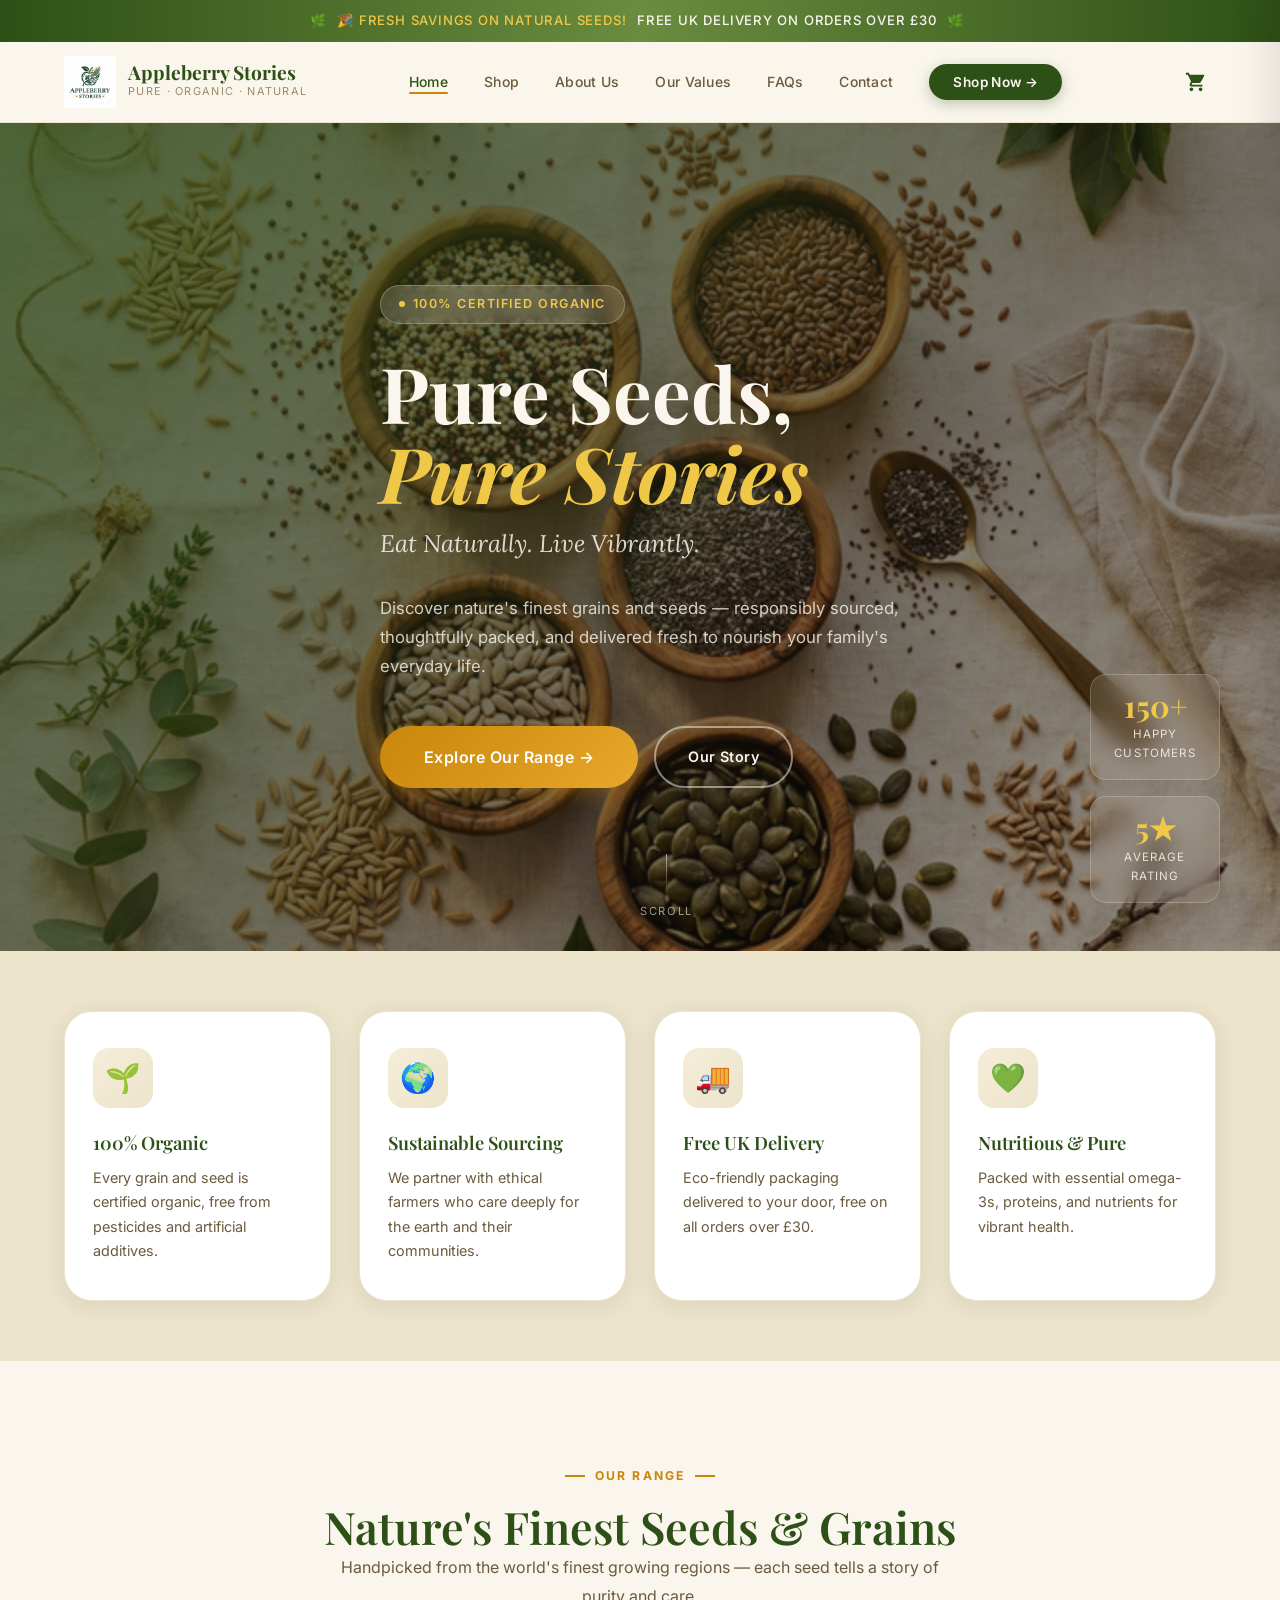
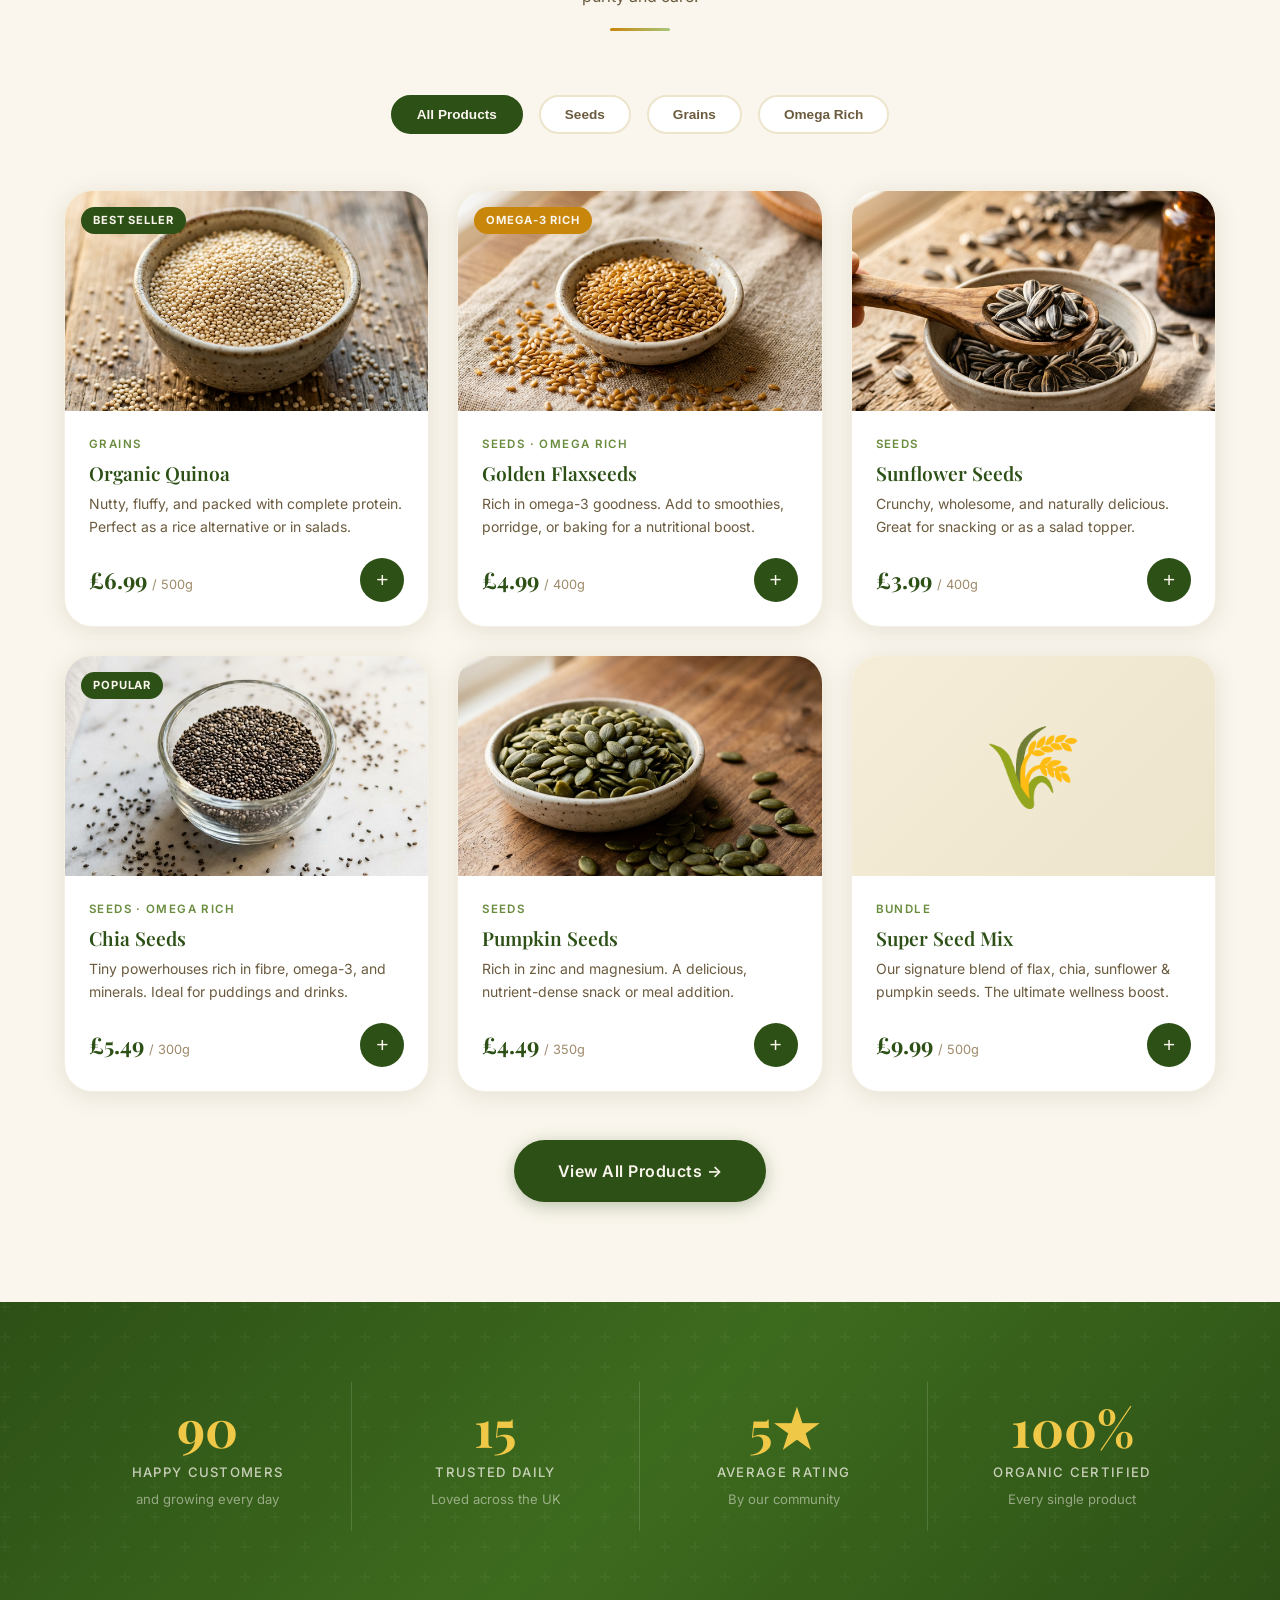
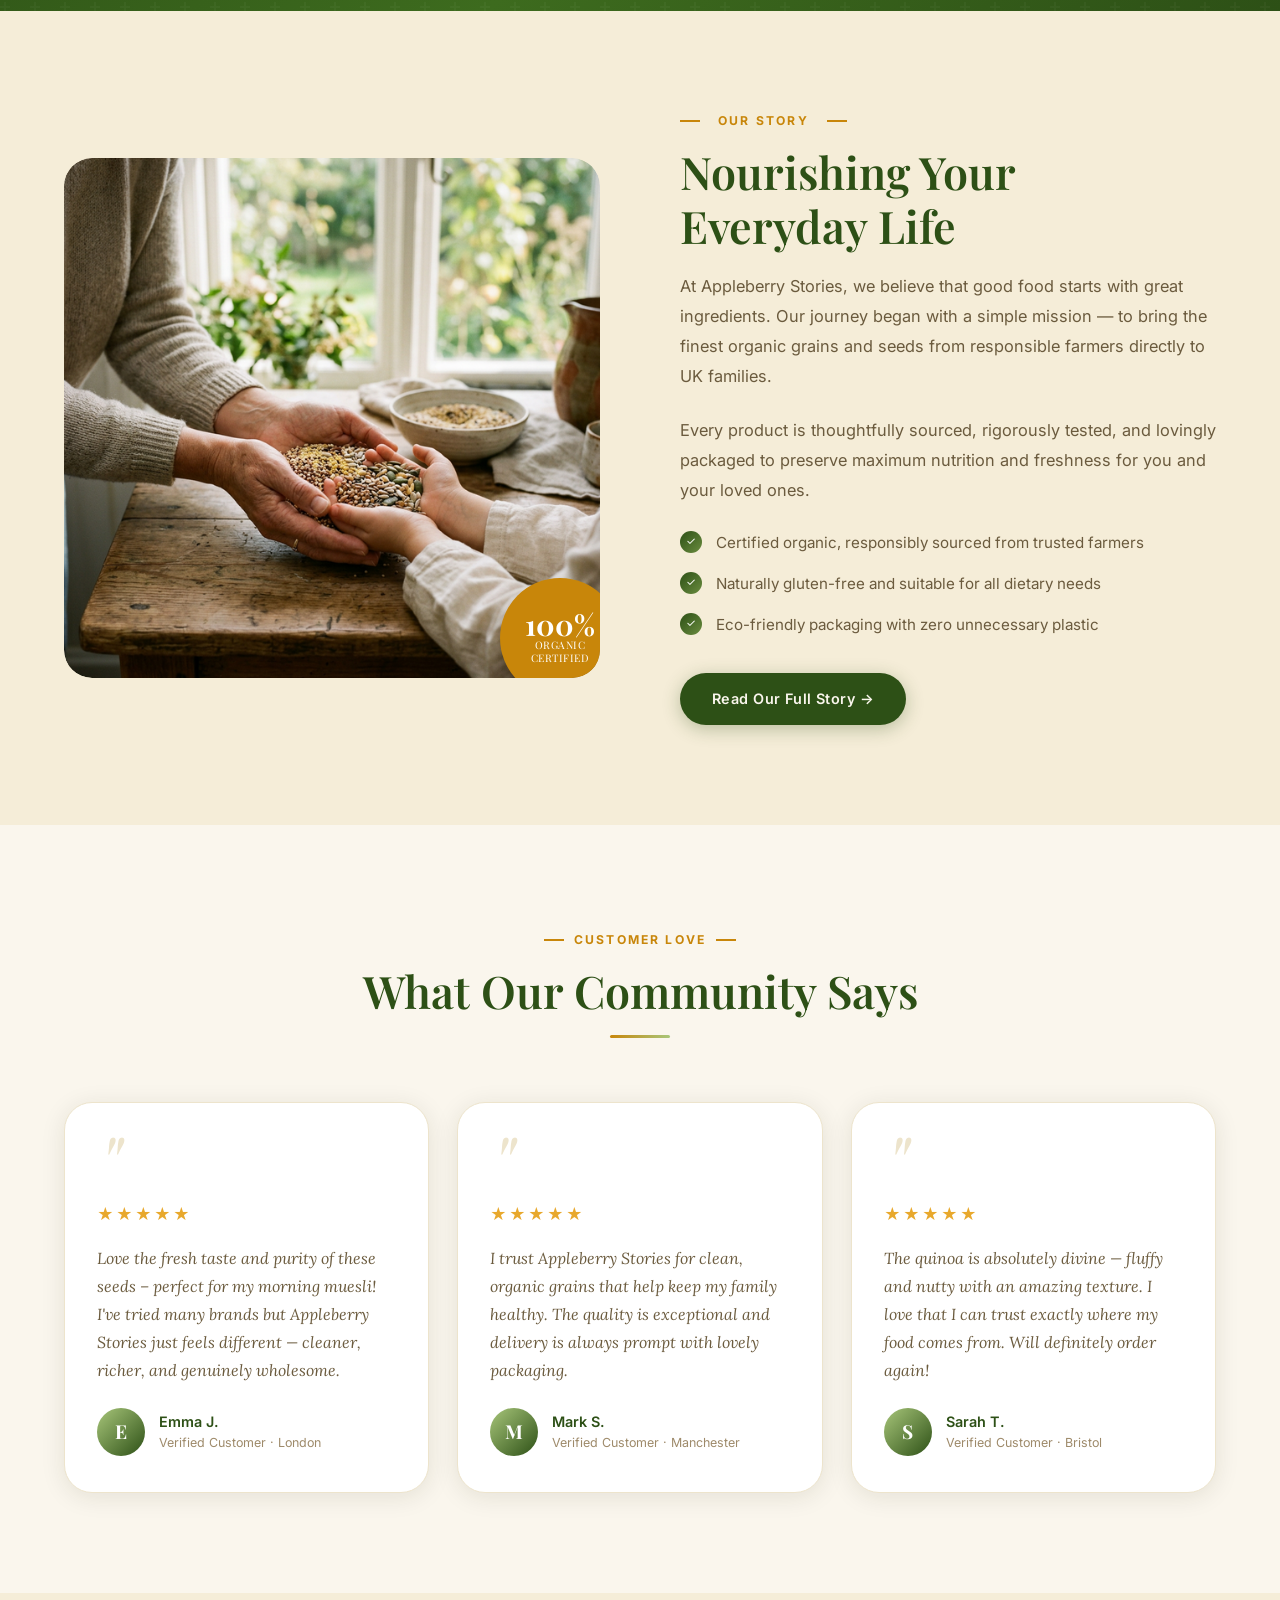
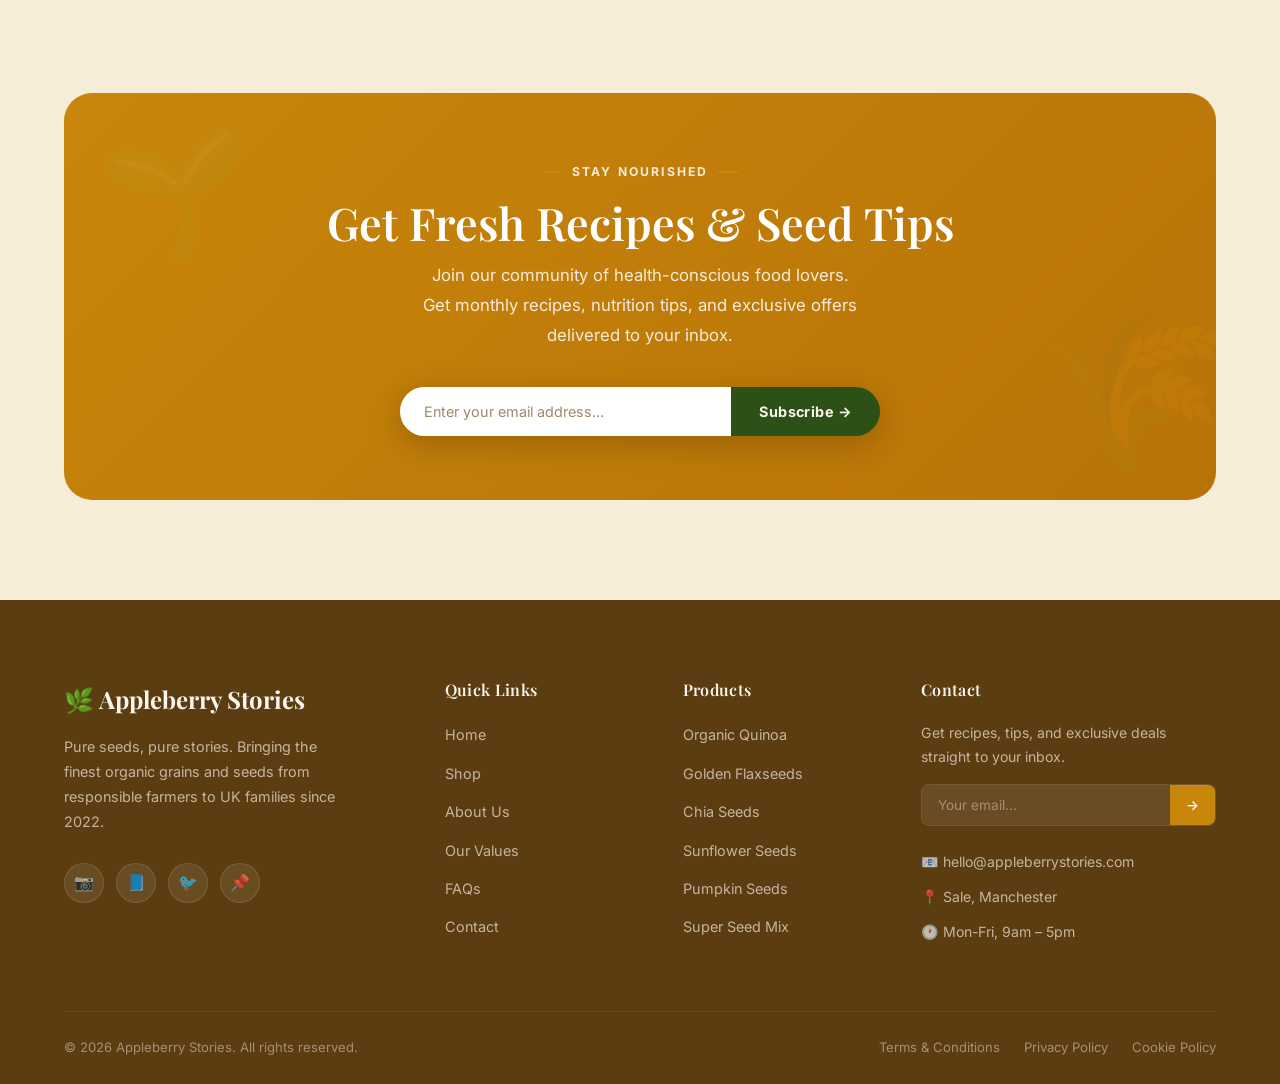
<file: index.html>
<!DOCTYPE html>
<html lang="en">

<head>
  <meta charset="UTF-8" />
  <meta name="viewport" content="width=device-width, initial-scale=1.0" />
  <title>Appleberry Stories | Pure Seeds, Pure Stories</title>
  <meta name="description"
    content="Shop premium organic quinoa, flax, chia, sunflower, and pumpkin seeds sourced responsibly for your healthy lifestyle." />
  <link rel="stylesheet" href="assets/styles.css" />
  <link rel="icon" type="image/png" href="assets/images/logo.png">
  <script src="assets/components.js"></script>
</head>

<body>

  

  <!-- Announcement Bar -->
  

  <!-- Navigation -->
  <app-header></app-header>

  <!-- HERO -->
  <section class="hero" id="hero">
    <div class="hero__bg"></div>
    <div class="hero__overlay"></div>
    <div class="hero__content container">
      <div class="hero__badge">
        <span class="hero__badge-dot"></span>
        100% Certified Organic
      </div>
      <h1 class="hero__title">Pure Seeds,<br><em>Pure Stories</em></h1>
      <p class="hero__subtitle">Eat Naturally. Live Vibrantly.</p>
      <p class="hero__desc">
        Discover nature's finest grains and seeds — responsibly sourced,
        thoughtfully packed, and delivered fresh to nourish your family's everyday life.
      </p>
      <div class="hero__actions">
        <a href="shop#shop-grid" class="btn btn--amber btn--lg">Explore Our Range →</a>
        <a href="about" class="btn btn--secondary"
          style="color:var(--color-cream);border-color:rgba(250,246,237,0.5)">Our Story</a>
      </div>
    </div>
    <div class="hero__trust">
      <div class="hero__trust-card">
        <div class="hero__trust-number">150+</div>
        <div class="hero__trust-label">Happy<br>Customers</div>
      </div>
      <div class="hero__trust-card">
        <div class="hero__trust-number">5★</div>
        <div class="hero__trust-label">Average<br>Rating</div>
      </div>
    </div>
    <div class="scroll-indicator">
      <div class="scroll-indicator__line"></div>
      Scroll
    </div>
  </section>

  <!-- WHY US - FEATURE STRIP -->
  <section class="section--linen" style="padding: 60px 0;">
    <div class="container">
      <div class="feature-grid">
        <div class="feature-card animate-fade-up">
          <div class="feature-card__icon">🌱</div>
          <h4 class="feature-card__title">100% Organic</h4>
          <p class="feature-card__desc">Every grain and seed is certified organic, free from pesticides and artificial
            additives.</p>
        </div>
        <div class="feature-card animate-fade-up animate-delay-1">
          <div class="feature-card__icon">🌍</div>
          <h4 class="feature-card__title">Sustainable Sourcing</h4>
          <p class="feature-card__desc">We partner with ethical farmers who care deeply for the earth and their
            communities.</p>
        </div>
        <div class="feature-card animate-fade-up animate-delay-2">
          <div class="feature-card__icon">🚚</div>
          <h4 class="feature-card__title">Free UK Delivery</h4>
          <p class="feature-card__desc">Eco-friendly packaging delivered to your door, free on all orders over £30.</p>
        </div>
        <div class="feature-card animate-fade-up animate-delay-3">
          <div class="feature-card__icon">💚</div>
          <h4 class="feature-card__title">Nutritious & Pure</h4>
          <p class="feature-card__desc">Packed with essential omega-3s, proteins, and nutrients for vibrant health.</p>
        </div>
      </div>
    </div>
  </section>

  <!-- OUR RANGE -->
  <section class="section section--cream" id="range">
    <div class="container">
      <div class="section-header animate-fade-up">
        <span class="section-eyebrow">Our Range</span>
        <h2>Nature's Finest Seeds & Grains</h2>
        <p>Handpicked from the world's finest growing regions — each seed tells a story of purity and care.</p>
        <div class="divider"></div>
      </div>

      <div class="category-strip animate-fade-up">
        <button class="category-pill active" data-filter="all">All Products</button>
        <button class="category-pill" data-filter="seeds">Seeds</button>
        <button class="category-pill" data-filter="grains">Grains</button>
        <button class="category-pill" data-filter="omega">Omega Rich</button>
      </div>

      <div class="product-grid">
        <!-- Quinoa -->
        <div class="product-card animate-fade-up" data-category="grains">
          <div class="product-card__image-wrap">
            <img src="assets/images/quinoa.png" alt="Organic Quinoa" loading="lazy" />
            <span class="product-card__badge">Best Seller</span>
          </div>
          <div class="product-card__body">
            <div class="product-card__category">Grains</div>
            <h3 class="product-card__name">Organic Quinoa</h3>
            <p class="product-card__desc">Nutty, fluffy, and packed with complete protein. Perfect as a rice alternative
              or in salads.</p>
            <div class="product-card__footer">
              <div>
                <div class="product-card__price">£6.99 <span class="product-card__price-unit">/ 500g</span></div>
              </div>
              <button class="product-card__btn" aria-label="Add to cart">+</button>
            </div>
          </div>
        </div>

        <!-- Flax -->
        <div class="product-card animate-fade-up animate-delay-1" data-category="seeds omega">
          <div class="product-card__image-wrap">
            <img src="assets/images/flax.png" alt="Golden Flaxseeds" loading="lazy" />
            <span class="product-card__badge--amber product-card__badge">Omega-3 Rich</span>
          </div>
          <div class="product-card__body">
            <div class="product-card__category">Seeds · Omega Rich</div>
            <h3 class="product-card__name">Golden Flaxseeds</h3>
            <p class="product-card__desc">Rich in omega-3 goodness. Add to smoothies, porridge, or baking for a
              nutritional boost.</p>
            <div class="product-card__footer">
              <div>
                <div class="product-card__price">£4.99 <span class="product-card__price-unit">/ 400g</span></div>
              </div>
              <button class="product-card__btn" aria-label="Add to cart">+</button>
            </div>
          </div>
        </div>

        <!-- Sunflower -->
        <div class="product-card animate-fade-up animate-delay-2" data-category="seeds">
          <div class="product-card__image-wrap">
            <img src="assets/images/sunflower.png" alt="Sunflower Seeds" loading="lazy" />
          </div>
          <div class="product-card__body">
            <div class="product-card__category">Seeds</div>
            <h3 class="product-card__name">Sunflower Seeds</h3>
            <p class="product-card__desc">Crunchy, wholesome, and naturally delicious. Great for snacking or as a salad
              topper.</p>
            <div class="product-card__footer">
              <div>
                <div class="product-card__price">£3.99 <span class="product-card__price-unit">/ 400g</span></div>
              </div>
              <button class="product-card__btn" aria-label="Add to cart">+</button>
            </div>
          </div>
        </div>

        <!-- Chia -->
        <div class="product-card animate-fade-up animate-delay-3" data-category="seeds omega">
          <div class="product-card__image-wrap">
            <img src="assets/images/chia.png" alt="Chia Seeds" loading="lazy" />
            <span class="product-card__badge">Popular</span>
          </div>
          <div class="product-card__body">
            <div class="product-card__category">Seeds · Omega Rich</div>
            <h3 class="product-card__name">Chia Seeds</h3>
            <p class="product-card__desc">Tiny powerhouses rich in fibre, omega-3, and minerals. Ideal for puddings and
              drinks.</p>
            <div class="product-card__footer">
              <div>
                <div class="product-card__price">£5.49 <span class="product-card__price-unit">/ 300g</span></div>
              </div>
              <button class="product-card__btn" aria-label="Add to cart">+</button>
            </div>
          </div>
        </div>

        <!-- Pumpkin -->
        <div class="product-card animate-fade-up animate-delay-4" data-category="seeds">
          <div class="product-card__image-wrap">
            <img src="assets/images/pumpkin.png" alt="Pumpkin Seeds" loading="lazy" />
          </div>
          <div class="product-card__body">
            <div class="product-card__category">Seeds</div>
            <h3 class="product-card__name">Pumpkin Seeds</h3>
            <p class="product-card__desc">Rich in zinc and magnesium. A delicious, nutrient-dense snack or meal
              addition.</p>
            <div class="product-card__footer">
              <div>
                <div class="product-card__price">£4.49 <span class="product-card__price-unit">/ 350g</span></div>
              </div>
              <button class="product-card__btn" aria-label="Add to cart">+</button>
            </div>
          </div>
        </div>

        <!-- Seed Mix -->
        <div class="product-card animate-fade-up animate-delay-5" data-category="seeds grains omega">
          <div class="product-card__image-wrap"
            style="background: linear-gradient(135deg, var(--color-parchment), var(--color-linen)); display:flex; align-items:center; justify-content:center; font-size:5rem;">
            🌾
          </div>
          <div class="product-card__body">
            <div class="product-card__category">Bundle</div>
            <h3 class="product-card__name">Super Seed Mix</h3>
            <p class="product-card__desc">Our signature blend of flax, chia, sunflower & pumpkin seeds. The ultimate
              wellness boost.</p>
            <div class="product-card__footer">
              <div>
                <div class="product-card__price">£9.99 <span class="product-card__price-unit">/ 500g</span></div>
              </div>
              <button class="product-card__btn" aria-label="Add to cart">+</button>
            </div>
          </div>
        </div>
      </div>

      <div class="text-center" style="margin-top: 48px;">
        <a href="shop#shop-grid" class="btn btn--primary btn--lg">View All Products →</a>
      </div>
    </div>
  </section>

  <!-- STATS -->
  <div class="stats-band">
    <div class="container">
      <div class="stats-grid">
        <div class="stat-item animate-fade-up">
          <div class="stat-number" data-count="150">0</div>
          <div class="stat-label">Happy Customers</div>
          <div class="stat-desc">and growing every day</div>
        </div>
        <div class="stat-item animate-fade-up animate-delay-1">
          <div class="stat-number" data-count="15">0</div>
          <div class="stat-label">Trusted Daily</div>
          <div class="stat-desc">Loved across the UK</div>
        </div>
        <div class="stat-item animate-fade-up animate-delay-2">
          <div class="stat-number">5★</div>
          <div class="stat-label">Average Rating</div>
          <div class="stat-desc">By our community</div>
        </div>
        <div class="stat-item animate-fade-up animate-delay-3">
          <div class="stat-number">100%</div>
          <div class="stat-label">Organic Certified</div>
          <div class="stat-desc">Every single product</div>
        </div>
      </div>
    </div>
  </div>

  <!-- ABOUT PREVIEW -->
  <section class="section section--parchment">
    <div class="container">
      <div class="about-split">
        <div class="about-image-wrap animate-fade-up">
          <img src="assets/images/about.png" alt="Our Story" loading="lazy" />
          <div class="about-image-badge">
            <span class="badge-number">100%</span>
            <span class="badge-text">Organic<br>Certified</span>
          </div>
        </div>
        <div class="about-content animate-fade-up animate-delay-2">
          <span class="section-eyebrow" style="display:flex;align-items:center;gap:8px;margin-bottom:14px;">
            Our Story
          </span>
          <h2 style="margin-bottom:20px;">Nourishing Your<br>Everyday Life</h2>
          <p>
            At Appleberry Stories, we believe that good food starts with great ingredients.
            Our journey began with a simple mission — to bring the finest organic grains and seeds
            from responsible farmers directly to UK families.
          </p>
          <p>
            Every product is thoughtfully sourced, rigorously tested, and lovingly packaged
            to preserve maximum nutrition and freshness for you and your loved ones.
          </p>
          <ul class="about-list">
            <li class="about-list-item">
              <span class="about-list-item__dot">✓</span>
              Certified organic, responsibly sourced from trusted farmers
            </li>
            <li class="about-list-item">
              <span class="about-list-item__dot">✓</span>
              Naturally gluten-free and suitable for all dietary needs
            </li>
            <li class="about-list-item">
              <span class="about-list-item__dot">✓</span>
              Eco-friendly packaging with zero unnecessary plastic
            </li>
          </ul>
          <a href="about" class="btn btn--primary">Read Our Full Story →</a>
        </div>
      </div>
    </div>
  </section>

  <!-- TESTIMONIALS -->
  <section class="section section--cream">
    <div class="container">
      <div class="section-header animate-fade-up">
        <span class="section-eyebrow">Customer Love</span>
        <h2>What Our Community Says</h2>
        <div class="divider"></div>
      </div>
      <div class="testimonials-grid">
        <div class="testimonial-card animate-fade-up">
          <div class="testimonial-card__quote-mark">"</div>
          <div class="testimonial-card__stars">★★★★★</div>
          <p class="testimonial-card__text">Love the fresh taste and purity of these seeds – perfect for my morning
            muesli! I've tried many brands but Appleberry Stories just feels different — cleaner, richer, and genuinely
            wholesome.</p>
          <div class="testimonial-card__author">
            <div class="testimonial-card__avatar">E</div>
            <div>
              <div class="testimonial-card__name">Emma J.</div>
              <div class="testimonial-card__role">Verified Customer · London</div>
            </div>
          </div>
        </div>
        <div class="testimonial-card animate-fade-up animate-delay-1">
          <div class="testimonial-card__quote-mark">"</div>
          <div class="testimonial-card__stars">★★★★★</div>
          <p class="testimonial-card__text">I trust Appleberry Stories for clean, organic grains that help keep my
            family healthy. The quality is exceptional and delivery is always prompt with lovely packaging.</p>
          <div class="testimonial-card__author">
            <div class="testimonial-card__avatar">M</div>
            <div>
              <div class="testimonial-card__name">Mark S.</div>
              <div class="testimonial-card__role">Verified Customer · Manchester</div>
            </div>
          </div>
        </div>
        <div class="testimonial-card animate-fade-up animate-delay-2">
          <div class="testimonial-card__quote-mark">"</div>
          <div class="testimonial-card__stars">★★★★★</div>
          <p class="testimonial-card__text">The quinoa is absolutely divine — fluffy and nutty with an amazing texture.
            I love that I can trust exactly where my food comes from. Will definitely order again!</p>
          <div class="testimonial-card__author">
            <div class="testimonial-card__avatar">S</div>
            <div>
              <div class="testimonial-card__name">Sarah T.</div>
              <div class="testimonial-card__role">Verified Customer · Bristol</div>
            </div>
          </div>
        </div>
      </div>
    </div>
  </section>

  <!-- NEWSLETTER -->
  <section class="section section--parchment">
    <div class="container">
      <div class="newsletter animate-fade-up">
        <span class="section-eyebrow" style="color:rgba(255,255,255,0.85);">Stay Nourished</span>
        <h2>Get Fresh Recipes & Seed Tips</h2>
        <p>Join our community of health-conscious food lovers. Get monthly recipes, nutrition tips, and exclusive offers
          delivered to your inbox.</p>
        <div class="newsletter-form">
          <input type="email" placeholder="Enter your email address..." id="heroNewsletter" />
          <button type="button" onclick="subscribeNewsletter()">Subscribe →</button>
        </div>
      </div>
    </div>
  </section>

  <!-- FOOTER -->
  <app-footer></app-footer>

  <script src="assets/main.js"></script>
</body>

</html>
</file>
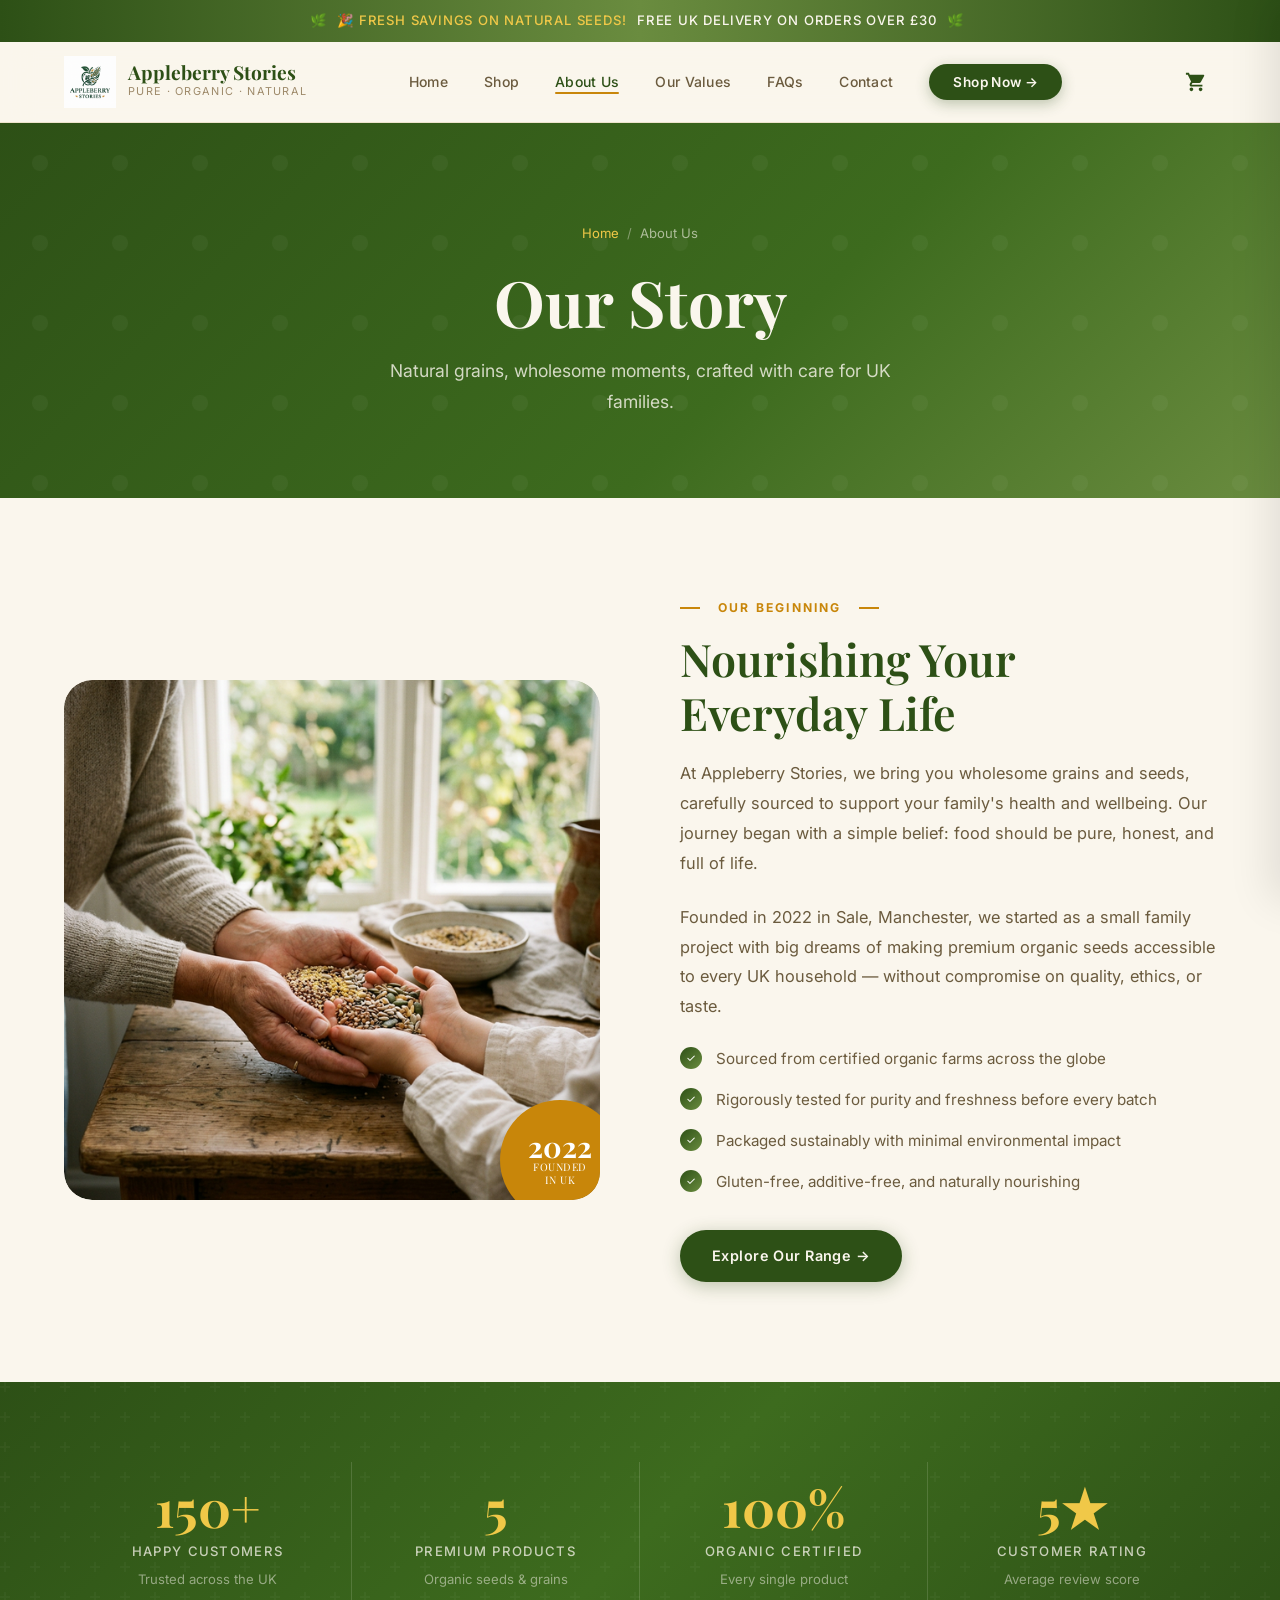
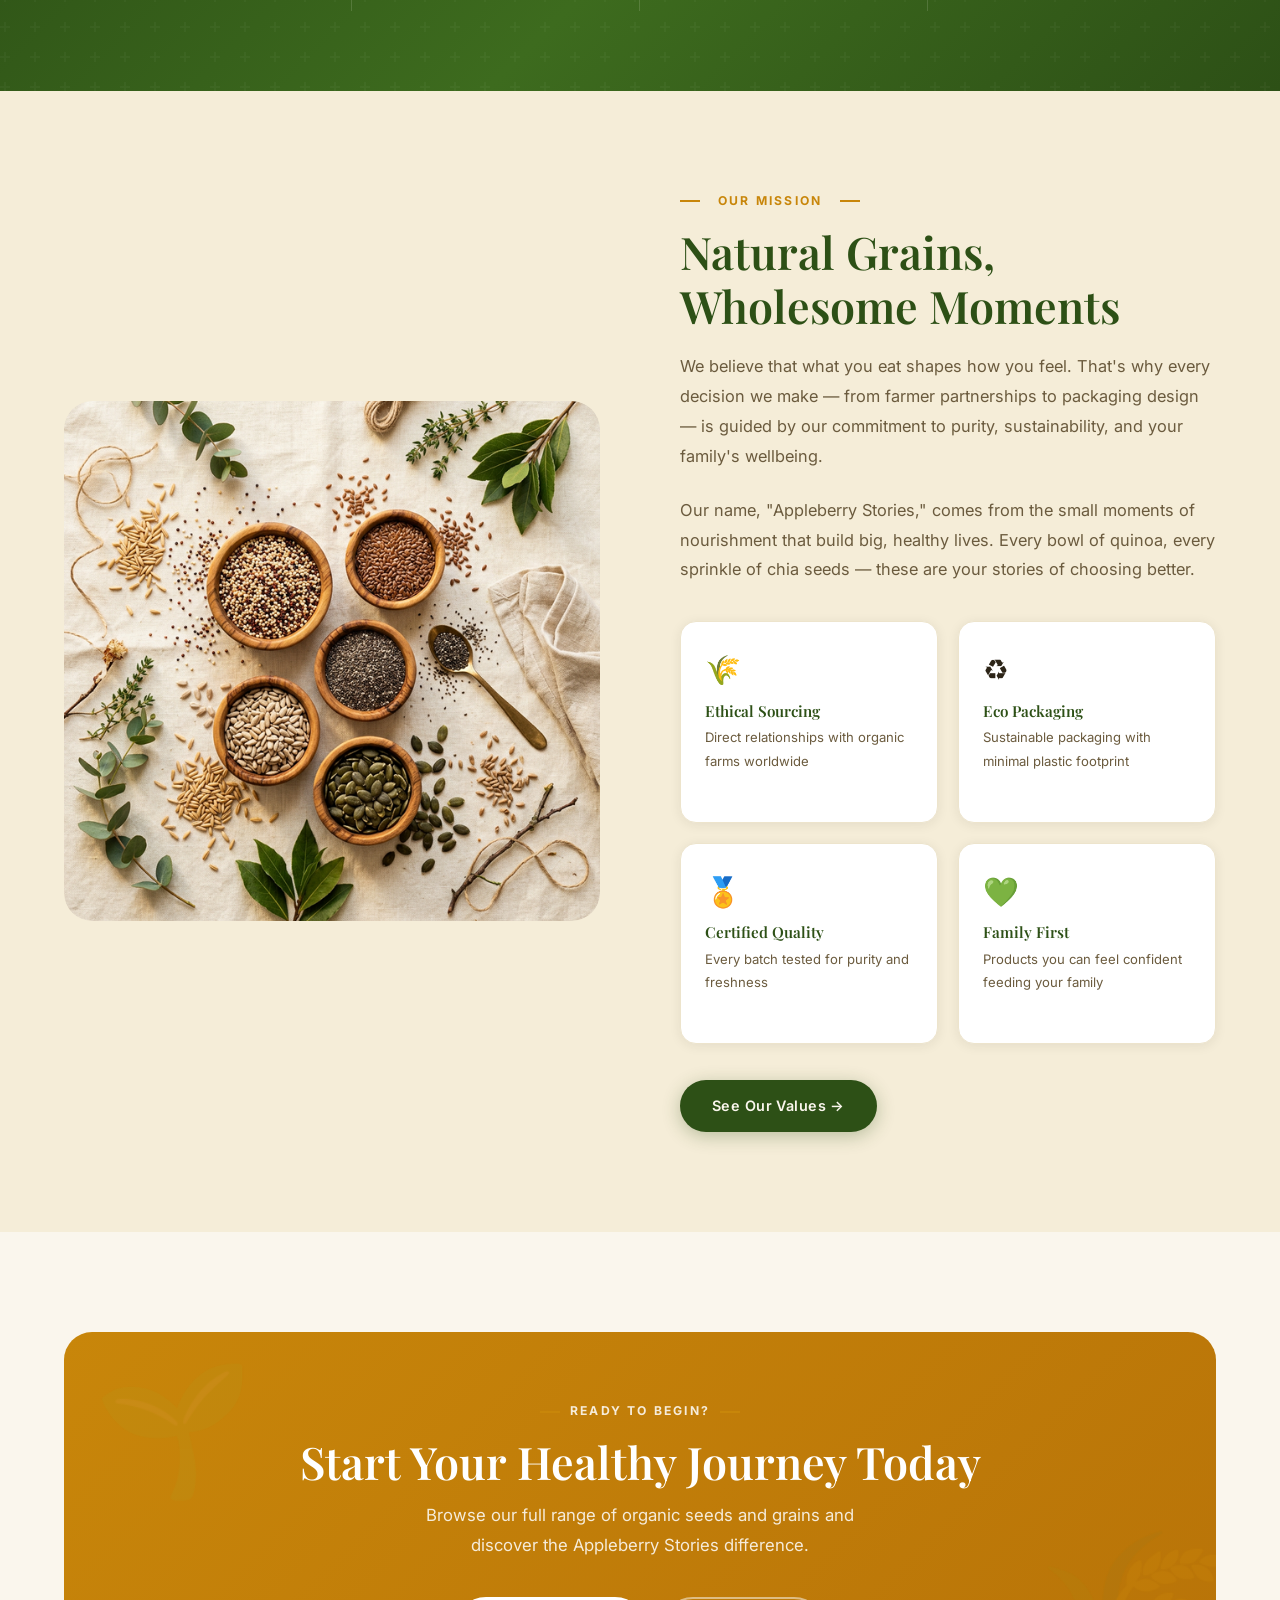
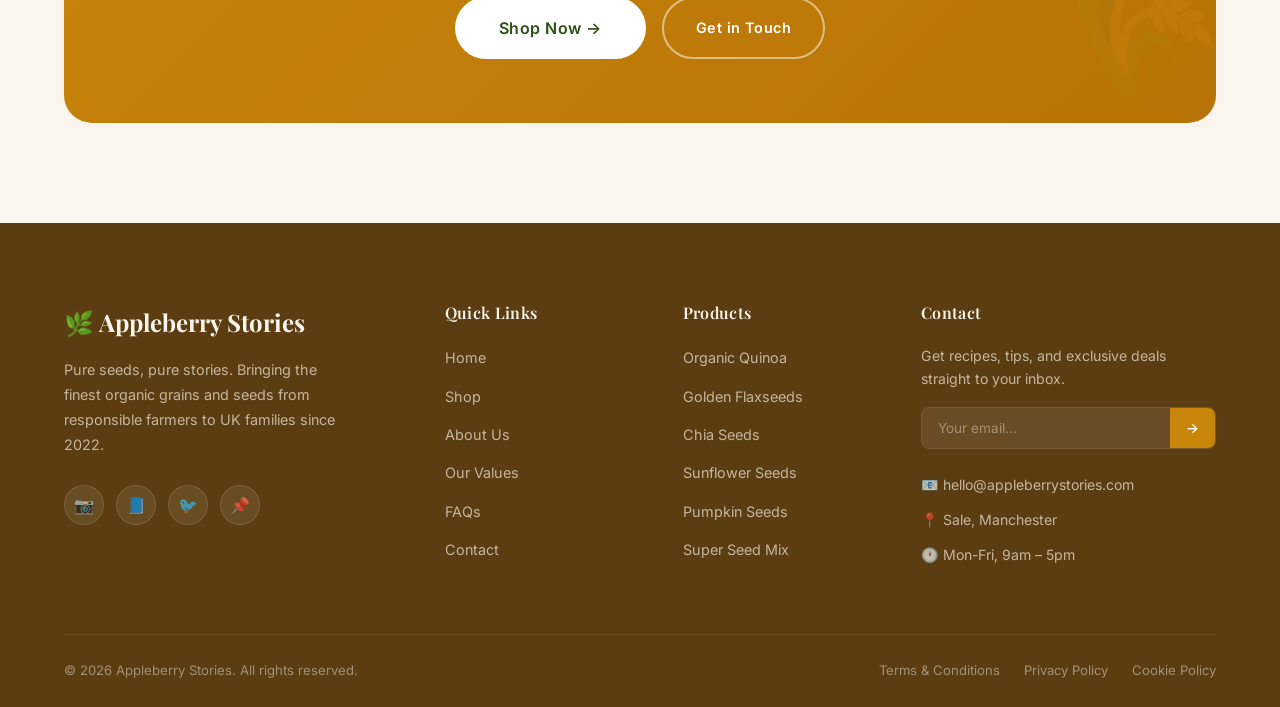
<file: about.html>
<!DOCTYPE html>
<html lang="en">

<head>
    <meta charset="UTF-8" />
    <meta name="viewport" content="width=device-width, initial-scale=1.0" />
    <title>About Us | Appleberry Stories</title>
    <meta name="description"
        content="Appleberry Stories offers premium organic quinoa and seeds, responsibly sourced for health-conscious families across the UK." />
    <link rel="stylesheet" href="assets/styles.css" />
  <script src="assets/components.js"></script>
</head>

<body>

    

    

    

    <app-header></app-header>

    <!-- Page Hero -->
    <div class="page-hero">
        <div class="container page-hero__content">
            <div class="breadcrumb">
                <a href="/">Home</a>
                <span class="breadcrumb-sep">/</span>
                <span>About Us</span>
            </div>
            <h1>Our Story</h1>
            <p class="subtitle">Natural grains, wholesome moments, crafted with care for UK families.</p>
        </div>
    </div>

    <!-- INTRO SPLIT -->
    <section class="section section--cream">
        <div class="container">
            <div class="about-split">
                <div class="about-image-wrap animate-fade-up">
                    <img src="assets/images/about.png" alt="Our Story — Appleberry Stories" loading="lazy" />
                    <div class="about-image-badge">
                        <span class="badge-number">2022</span>
                        <span class="badge-text">Founded<br>in UK</span>
                    </div>
                </div>
                <div class="about-content animate-fade-up animate-delay-2">
                    <span class="section-eyebrow"
                        style="display:flex;align-items:center;gap:8px;margin-bottom:14px;">Our Beginning</span>
                    <h2 style="margin-bottom:20px;">Nourishing Your<br>Everyday Life</h2>
                    <p>
                        At Appleberry Stories, we bring you wholesome grains and seeds, carefully sourced to support
                        your family's health and wellbeing. Our journey began with a simple belief: food should be pure,
                        honest, and full of life.
                    </p>
                    <p>
                        Founded in 2022 in Sale, Manchester, we started as a small family project with big dreams of
                        making premium organic seeds accessible to every UK household — without compromise on quality,
                        ethics, or taste.
                    </p>
                    <ul class="about-list">
                        <li class="about-list-item">
                            <span class="about-list-item__dot">✓</span>
                            Sourced from certified organic farms across the globe
                        </li>
                        <li class="about-list-item">
                            <span class="about-list-item__dot">✓</span>
                            Rigorously tested for purity and freshness before every batch
                        </li>
                        <li class="about-list-item">
                            <span class="about-list-item__dot">✓</span>
                            Packaged sustainably with minimal environmental impact
                        </li>
                        <li class="about-list-item">
                            <span class="about-list-item__dot">✓</span>
                            Gluten-free, additive-free, and naturally nourishing
                        </li>
                    </ul>
                    <a href="shop#shop-grid" class="btn btn--primary">Explore Our Range →</a>
                </div>
            </div>
        </div>
    </section>

    <!-- STATS -->
    <div class="stats-band">
        <div class="container">
            <div class="stats-grid">
                <div class="stat-item animate-fade-up">
                    <div class="stat-number">150+</div>
                    <div class="stat-label">Happy Customers</div>
                    <div class="stat-desc">Trusted across the UK</div>
                </div>
                <div class="stat-item animate-fade-up animate-delay-1">
                    <div class="stat-number">5</div>
                    <div class="stat-label">Premium Products</div>
                    <div class="stat-desc">Organic seeds & grains</div>
                </div>
                <div class="stat-item animate-fade-up animate-delay-2">
                    <div class="stat-number">100%</div>
                    <div class="stat-label">Organic Certified</div>
                    <div class="stat-desc">Every single product</div>
                </div>
                <div class="stat-item animate-fade-up animate-delay-3">
                    <div class="stat-number">5★</div>
                    <div class="stat-label">Customer Rating</div>
                    <div class="stat-desc">Average review score</div>
                </div>
            </div>
        </div>
    </div>

    <!-- STORY SECTION -->
    <section class="section section--parchment">
        <div class="container">
            <div class="about-split about-split--reverse">
                <div class="about-content animate-fade-up">
                    <span class="section-eyebrow"
                        style="display:flex;align-items:center;gap:8px;margin-bottom:14px;">Our Mission</span>
                    <h2 style="margin-bottom:20px;">Natural Grains,<br>Wholesome Moments</h2>
                    <p>
                        We believe that what you eat shapes how you feel. That's why every decision we make — from
                        farmer partnerships to packaging design — is guided by our commitment to purity, sustainability,
                        and your family's wellbeing.
                    </p>
                    <p>
                        Our name, "Appleberry Stories," comes from the small moments of nourishment that build big,
                        healthy lives. Every bowl of quinoa, every sprinkle of chia seeds — these are your stories of
                        choosing better.
                    </p>
                    <div
                        style="display: grid; grid-template-columns: 1fr 1fr; gap: 20px; margin-top: 36px; margin-bottom: 36px;">
                        <div
                            style="background: var(--color-white); border-radius: var(--radius-md); padding: 24px; box-shadow: var(--shadow-sm); border: 1px solid var(--color-linen);">
                            <div style="font-size: 1.8rem; margin-bottom: 8px;">🌾</div>
                            <h4 style="color: var(--color-forest); font-size: 0.95rem; margin-bottom: 6px;">Ethical
                                Sourcing</h4>
                            <p style="font-size: 0.82rem;">Direct relationships with organic farms worldwide</p>
                        </div>
                        <div
                            style="background: var(--color-white); border-radius: var(--radius-md); padding: 24px; box-shadow: var(--shadow-sm); border: 1px solid var(--color-linen);">
                            <div style="font-size: 1.8rem; margin-bottom: 8px;">♻️</div>
                            <h4 style="color: var(--color-forest); font-size: 0.95rem; margin-bottom: 6px;">Eco
                                Packaging</h4>
                            <p style="font-size: 0.82rem;">Sustainable packaging with minimal plastic footprint</p>
                        </div>
                        <div
                            style="background: var(--color-white); border-radius: var(--radius-md); padding: 24px; box-shadow: var(--shadow-sm); border: 1px solid var(--color-linen);">
                            <div style="font-size: 1.8rem; margin-bottom: 8px;">🏅</div>
                            <h4 style="color: var(--color-forest); font-size: 0.95rem; margin-bottom: 6px;">Certified
                                Quality</h4>
                            <p style="font-size: 0.82rem;">Every batch tested for purity and freshness</p>
                        </div>
                        <div
                            style="background: var(--color-white); border-radius: var(--radius-md); padding: 24px; box-shadow: var(--shadow-sm); border: 1px solid var(--color-linen);">
                            <div style="font-size: 1.8rem; margin-bottom: 8px;">💚</div>
                            <h4 style="color: var(--color-forest); font-size: 0.95rem; margin-bottom: 6px;">Family First
                            </h4>
                            <p style="font-size: 0.82rem;">Products you can feel confident feeding your family</p>
                        </div>
                    </div>
                    <a href="values" class="btn btn--primary">See Our Values →</a>
                </div>
                <div class="about-image-wrap animate-fade-up animate-delay-2">
                    <img src="assets/images/hero.png" alt="Organic Seeds Collection" loading="lazy" />
                </div>
            </div>
        </div>
    </section>

    <!-- CTA -->
    <section class="section section--cream">
        <div class="container">
            <div class="newsletter animate-fade-up">
                <span class="section-eyebrow" style="color:rgba(255,255,255,0.85);">Ready to Begin?</span>
                <h2>Start Your Healthy Journey Today</h2>
                <p>Browse our full range of organic seeds and grains and discover the Appleberry Stories difference.</p>
                <div style="display: flex; gap: 16px; justify-content: center; flex-wrap: wrap; margin-top: 4px;">
                    <a href="shop#shop-grid" class="btn btn--white btn--lg">Shop Now →</a>
                    <a href="contact" class="btn"
                        style="background: transparent; color: white; border: 2px solid rgba(255,255,255,0.5);">Get in
                        Touch</a>
                </div>
            </div>
        </div>
    </section>

    <app-footer></app-footer>

    <script src="assets/main.js"></script>
</body>

</html>
</file>
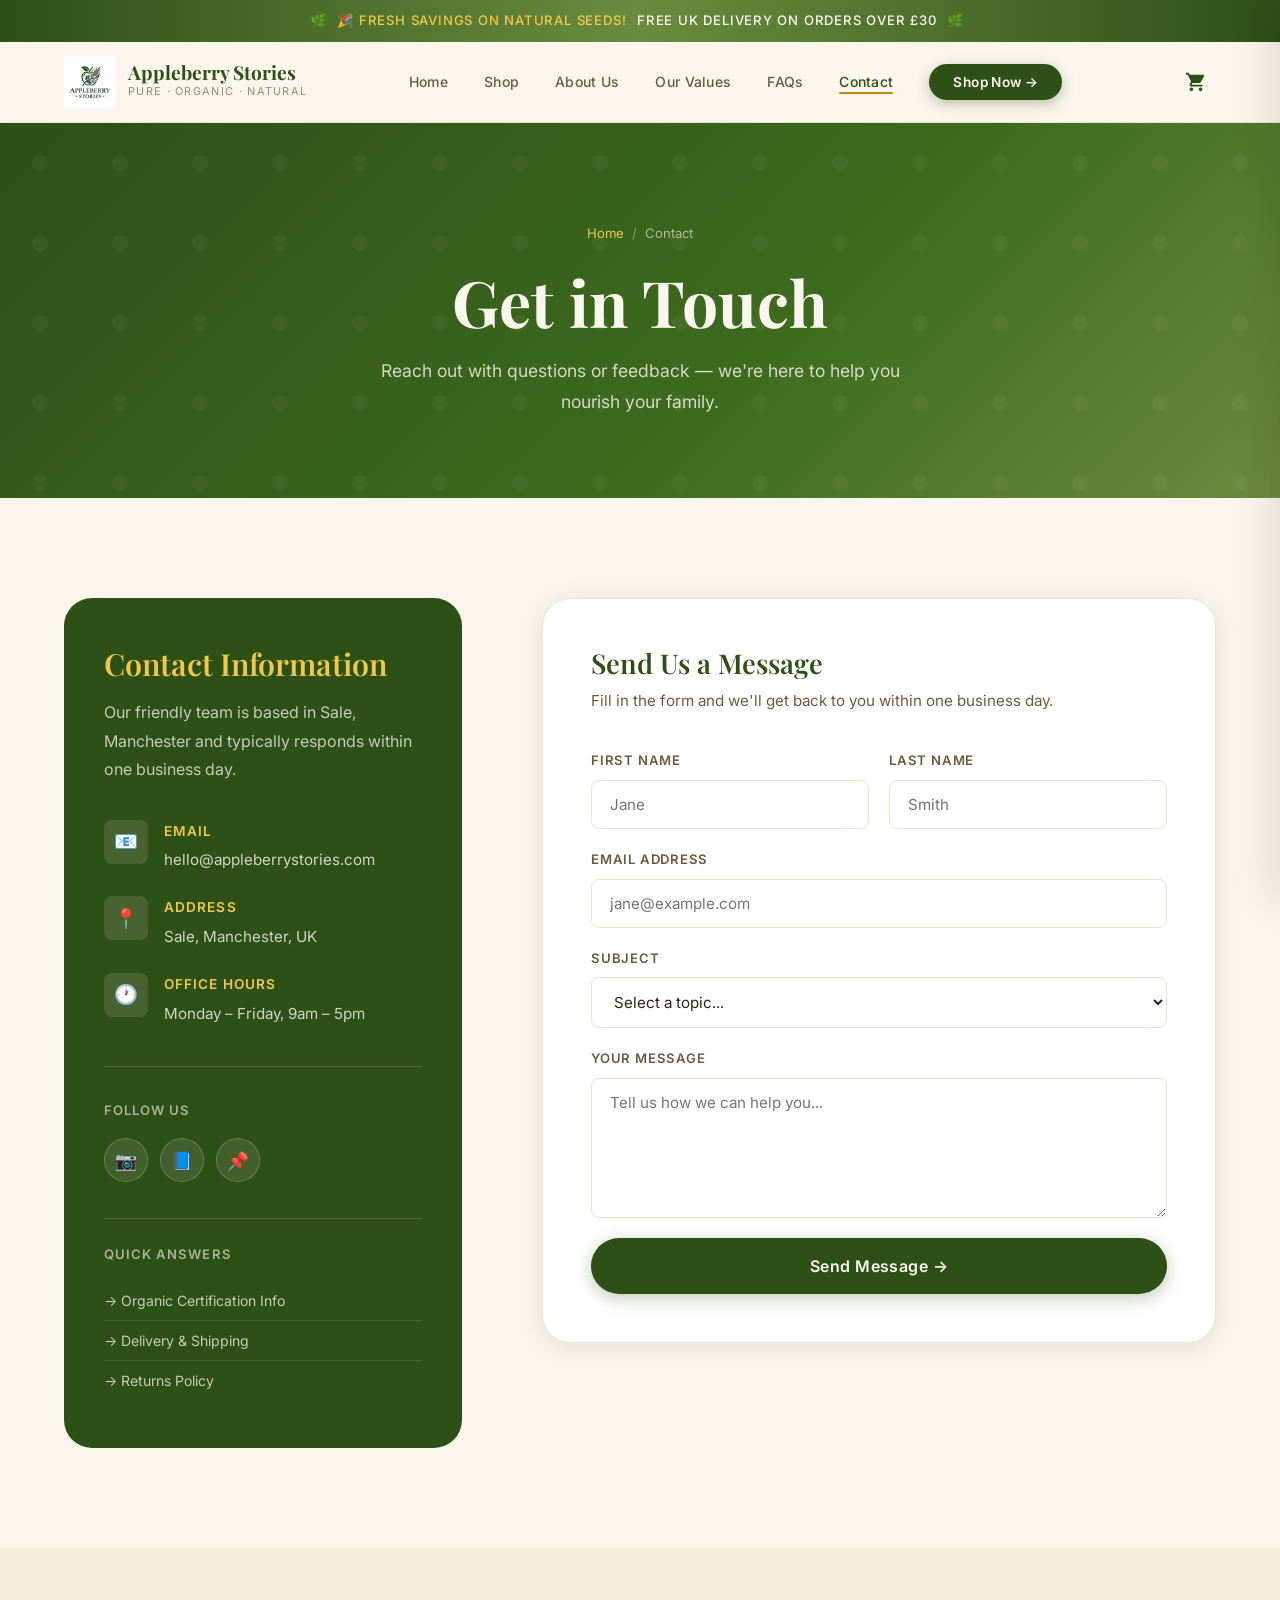
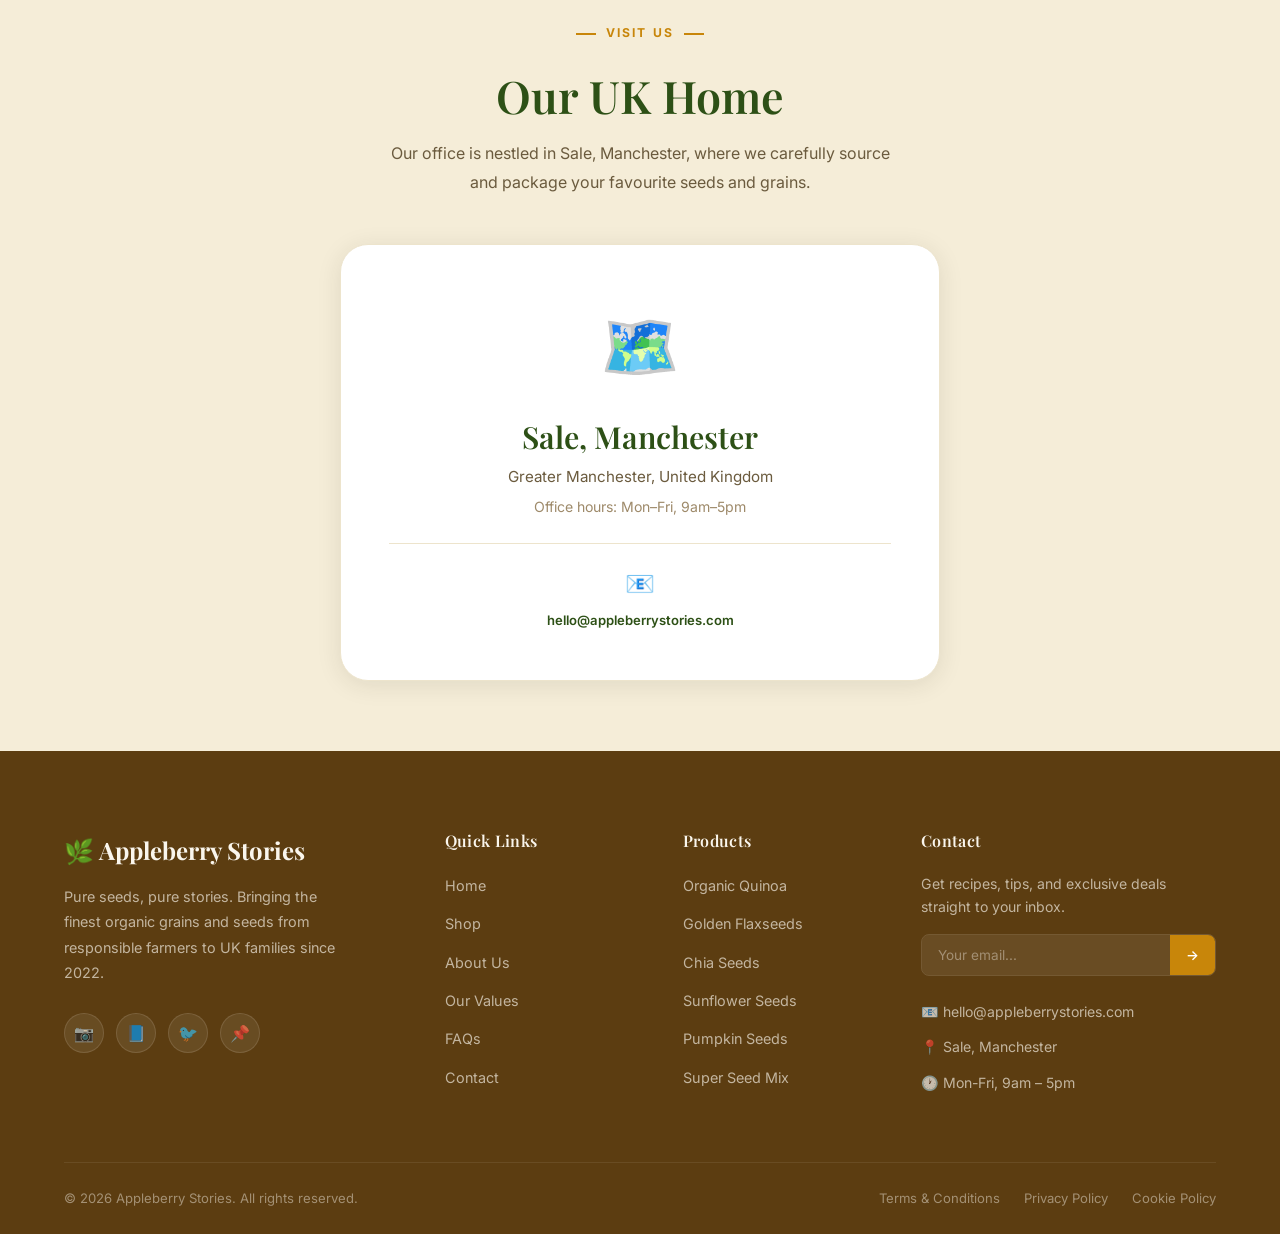
<file: contact.html>
<!DOCTYPE html>
<html lang="en">

<head>
    <meta charset="UTF-8" />
    <meta name="viewport" content="width=device-width, initial-scale=1.0" />
    <title>Contact | Appleberry Stories</title>
    <meta name="description"
        content="Reach out to Appleberry Stories for questions about our organic quinoa and seed products, UK sourcing, or to share your healthy eating journey." />
    <link rel="stylesheet" href="assets/styles.css" />
  <script src="assets/components.js"></script>
</head>

<body>

    

    

    <app-header></app-header>

    <!-- Page Hero -->
    <div class="page-hero">
        <div class="container page-hero__content">
            <div class="breadcrumb">
                <a href="/">Home</a>
                <span class="breadcrumb-sep">/</span>
                <span>Contact</span>
            </div>
            <h1>Get in Touch</h1>
            <p class="subtitle">Reach out with questions or feedback — we're here to help you nourish your family.</p>
        </div>
    </div>

    <!-- Contact Section -->
    <section class="section section--cream">
        <div class="container">
            <div class="contact-grid">

                <!-- Info Card -->
                <div class="contact-info-card animate-fade-up">
                    <h3>Contact Information</h3>
                    <p>Our friendly team is based in Sale, Manchester and typically responds within one business day.
                    </p>

                    <div class="contact-detail">
                        <div class="contact-detail__icon">📧</div>
                        <div class="contact-detail__text">
                            <strong>Email</strong>
                            <span>hello@appleberrystories.com</span>
                        </div>
                    </div>

                    <div class="contact-detail">
                        <div class="contact-detail__icon">📍</div>
                        <div class="contact-detail__text">
                            <strong>Address</strong>
                            <span>Sale, Manchester, UK</span>
                        </div>
                    </div>

                    <div class="contact-detail">
                        <div class="contact-detail__icon">🕐</div>
                        <div class="contact-detail__text">
                            <strong>Office Hours</strong>
                            <span>Monday – Friday, 9am – 5pm</span>
                        </div>
                    </div>

                    <div style="margin-top: 40px; padding-top: 32px; border-top: 1px solid rgba(250,246,237,0.15);">
                        <p
                            style="font-size: 0.82rem; color: rgba(250,246,237,0.6); margin-bottom: 16px; text-transform: uppercase; letter-spacing: 0.08em; font-weight: 600;">
                            Follow Us</p>
                        <div style="display: flex; gap: 12px;">
                            <a href="#"
                                style="width: 44px; height: 44px; border-radius: 50%; background: rgba(250,246,237,0.1); border: 1px solid rgba(250,246,237,0.2); display: flex; align-items: center; justify-content: center; font-size: 1.1rem; transition: all 0.3s; text-decoration: none;"
                                onmouseover="this.style.background='var(--color-amber)'"
                                onmouseout="this.style.background='rgba(250,246,237,0.1)'">📷</a>
                            <a href="#"
                                style="width: 44px; height: 44px; border-radius: 50%; background: rgba(250,246,237,0.1); border: 1px solid rgba(250,246,237,0.2); display: flex; align-items: center; justify-content: center; font-size: 1.1rem; transition: all 0.3s; text-decoration: none;"
                                onmouseover="this.style.background='var(--color-amber)'"
                                onmouseout="this.style.background='rgba(250,246,237,0.1)'">📘</a>
                            <a href="#"
                                style="width: 44px; height: 44px; border-radius: 50%; background: rgba(250,246,237,0.1); border: 1px solid rgba(250,246,237,0.2); display: flex; align-items: center; justify-content: center; font-size: 1.1rem; transition: all 0.3s; text-decoration: none;"
                                onmouseover="this.style.background='var(--color-amber)'"
                                onmouseout="this.style.background='rgba(250,246,237,0.1)'">📌</a>
                        </div>
                    </div>

                    <!-- Quick FAQ links -->
                    <div style="margin-top: 36px; padding-top: 24px; border-top: 1px solid rgba(250,246,237,0.15);">
                        <p
                            style="font-size: 0.82rem; color: rgba(250,246,237,0.6); margin-bottom: 14px; text-transform: uppercase; letter-spacing: 0.08em; font-weight: 600;">
                            Quick Answers</p>
                        <a href="faqs"
                            style="display: flex; align-items: center; gap: 8px; color: rgba(250,246,237,0.75); font-size: 0.88rem; text-decoration: none; padding: 8px 0; border-bottom: 1px solid rgba(250,246,237,0.1); transition: color 0.2s;"
                            onmouseover="this.style.color='var(--color-gold)'"
                            onmouseout="this.style.color='rgba(250,246,237,0.75)'">→ Organic Certification Info</a>
                        <a href="faqs"
                            style="display: flex; align-items: center; gap: 8px; color: rgba(250,246,237,0.75); font-size: 0.88rem; text-decoration: none; padding: 8px 0; border-bottom: 1px solid rgba(250,246,237,0.1); transition: color 0.2s;"
                            onmouseover="this.style.color='var(--color-gold)'"
                            onmouseout="this.style.color='rgba(250,246,237,0.75)'">→ Delivery & Shipping</a>
                        <a href="faqs"
                            style="display: flex; align-items: center; gap: 8px; color: rgba(250,246,237,0.75); font-size: 0.88rem; text-decoration: none; padding: 8px 0; transition: color 0.2s;"
                            onmouseover="this.style.color='var(--color-gold)'"
                            onmouseout="this.style.color='rgba(250,246,237,0.75)'">→ Returns Policy</a>
                    </div>
                </div>

                <!-- Contact Form -->
                <div class="animate-fade-up animate-delay-2">
                    <div
                        style="background: var(--color-white); border-radius: var(--radius-lg); padding: 48px; box-shadow: var(--shadow-card); border: 1px solid var(--color-linen);">
                        <h2 style="margin-bottom: 8px; font-size: 1.7rem;">Send Us a Message</h2>
                        <p style="margin-bottom: 36px; font-size: 0.95rem;">Fill in the form and we'll get back to you
                            within one business day.</p>

                        <form class="contact-form" id="contactForm" onsubmit="handleContactSubmit(event)">
                            <div class="form-row">
                                <div class="form-group">
                                    <label for="firstName">First Name</label>
                                    <input type="text" id="firstName" name="firstName" placeholder="Jane" required />
                                </div>
                                <div class="form-group">
                                    <label for="lastName">Last Name</label>
                                    <input type="text" id="lastName" name="lastName" placeholder="Smith" required />
                                </div>
                            </div>

                            <div class="form-group">
                                <label for="email">Email Address</label>
                                <input type="email" id="email" name="email" placeholder="jane@example.com" required />
                            </div>

                            <div class="form-group">
                                <label for="subject">Subject</label>
                                <select id="subject" name="subject">
                                    <option value="">Select a topic...</option>
                                    <option value="order">Order Enquiry</option>
                                    <option value="delivery">Delivery Question</option>
                                    <option value="product">Product Information</option>
                                    <option value="wholesale">Wholesale Enquiry</option>
                                    <option value="feedback">Feedback</option>
                                    <option value="other">Other</option>
                                </select>
                            </div>

                            <div class="form-group">
                                <label for="message">Your Message</label>
                                <textarea id="message" name="message" placeholder="Tell us how we can help you..."
                                    required></textarea>
                            </div>

                            <button type="submit" class="btn btn--primary btn--lg"
                                style="width: 100%; justify-content: center;">
                                Send Message →
                            </button>
                        </form>

                        <!-- Success state (hidden) -->
                        <div id="formSuccess" style="display: none; text-align: center; padding: 40px 0;">
                            <div style="font-size: 3rem; margin-bottom: 16px;">✅</div>
                            <h3 style="color: var(--color-forest); margin-bottom: 10px;">Message Sent!</h3>
                            <p>Thank you for reaching out. We'll be in touch within one business day.</p>
                        </div>
                    </div>
                </div>

            </div>
        </div>
    </section>

    <!-- Map-like info band -->
    <section style="background: var(--color-parchment); padding: 70px 0;">
        <div class="container" style="text-align: center;">
            <span class="section-eyebrow">Visit Us</span>
            <h2 style="margin: 12px 0 16px;">Our UK Home</h2>
            <p style="max-width: 500px; margin: 0 auto 48px;">Our office is nestled in Sale, Manchester, where we
                carefully source and package your favourite seeds and grains.</p>
            <div
                style="background: var(--color-white); border-radius: var(--radius-lg); padding: 48px; max-width: 600px; margin: 0 auto; box-shadow: var(--shadow-card); border: 1px solid var(--color-linen);">
                <div style="font-size: 4rem; margin-bottom: 20px;">🗺️</div>
                <h3 style="color: var(--color-forest); margin-bottom: 8px;">Sale, Manchester</h3>
                <p style="font-size: 0.95rem; color: var(--color-text-muted); margin-bottom: 4px;">Greater Manchester,
                    United Kingdom</p>
                <p style="font-size: 0.88rem; color: var(--color-text-light);">Office hours: Mon–Fri, 9am–5pm</p>
                <div style="margin-top: 24px; padding-top: 20px; border-top: 1px solid var(--color-linen);">
                    <div style="display: flex; justify-content: center; gap: 32px; flex-wrap: wrap;">
                        <div style="text-align: center;">
                            <div style="font-size: 1.5rem;">📧</div>
                            <div
                                style="font-size: 0.82rem; color: var(--color-forest); font-weight: 600; margin-top: 6px;">
                                hello@appleberrystories.com</div>
                        </div>
                    </div>
                </div>
            </div>
        </div>
    </section>

    <app-footer></app-footer>

    <script src="assets/main.js"></script>
</body>

</html>
</file>
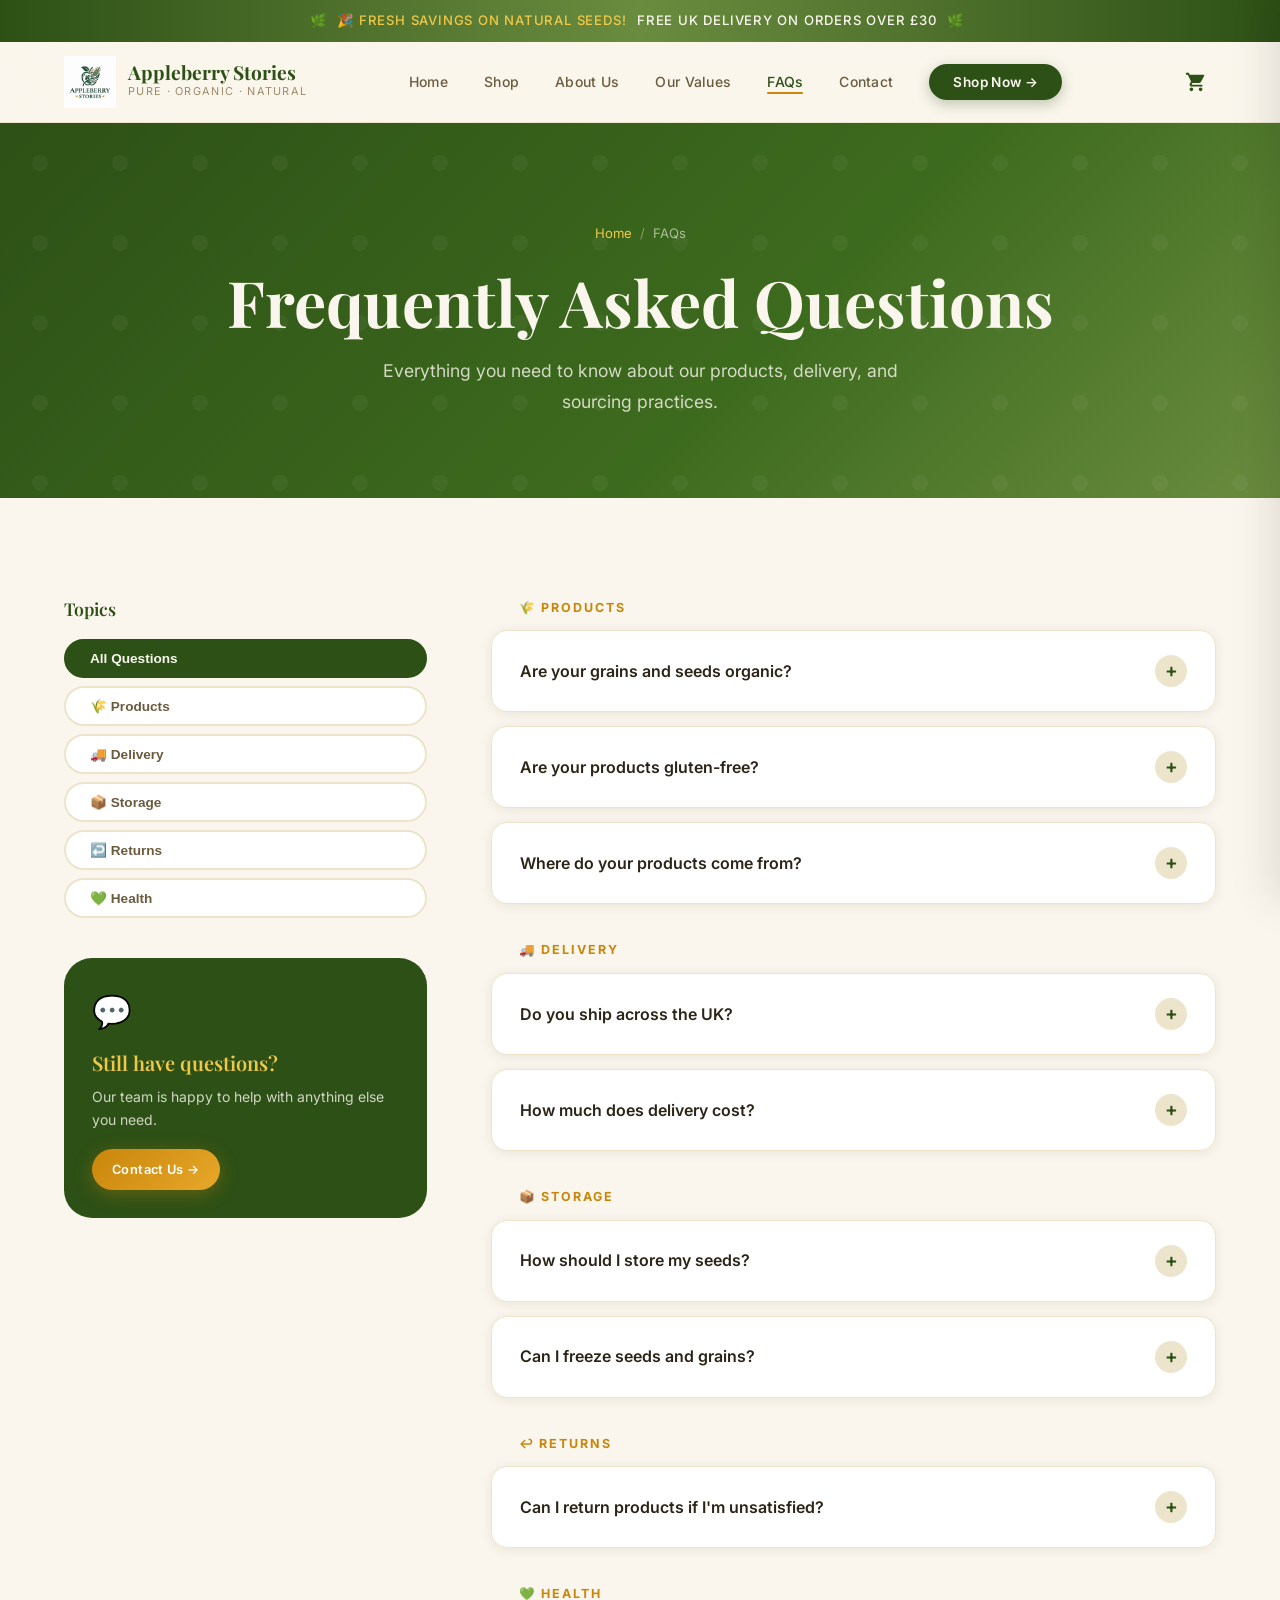
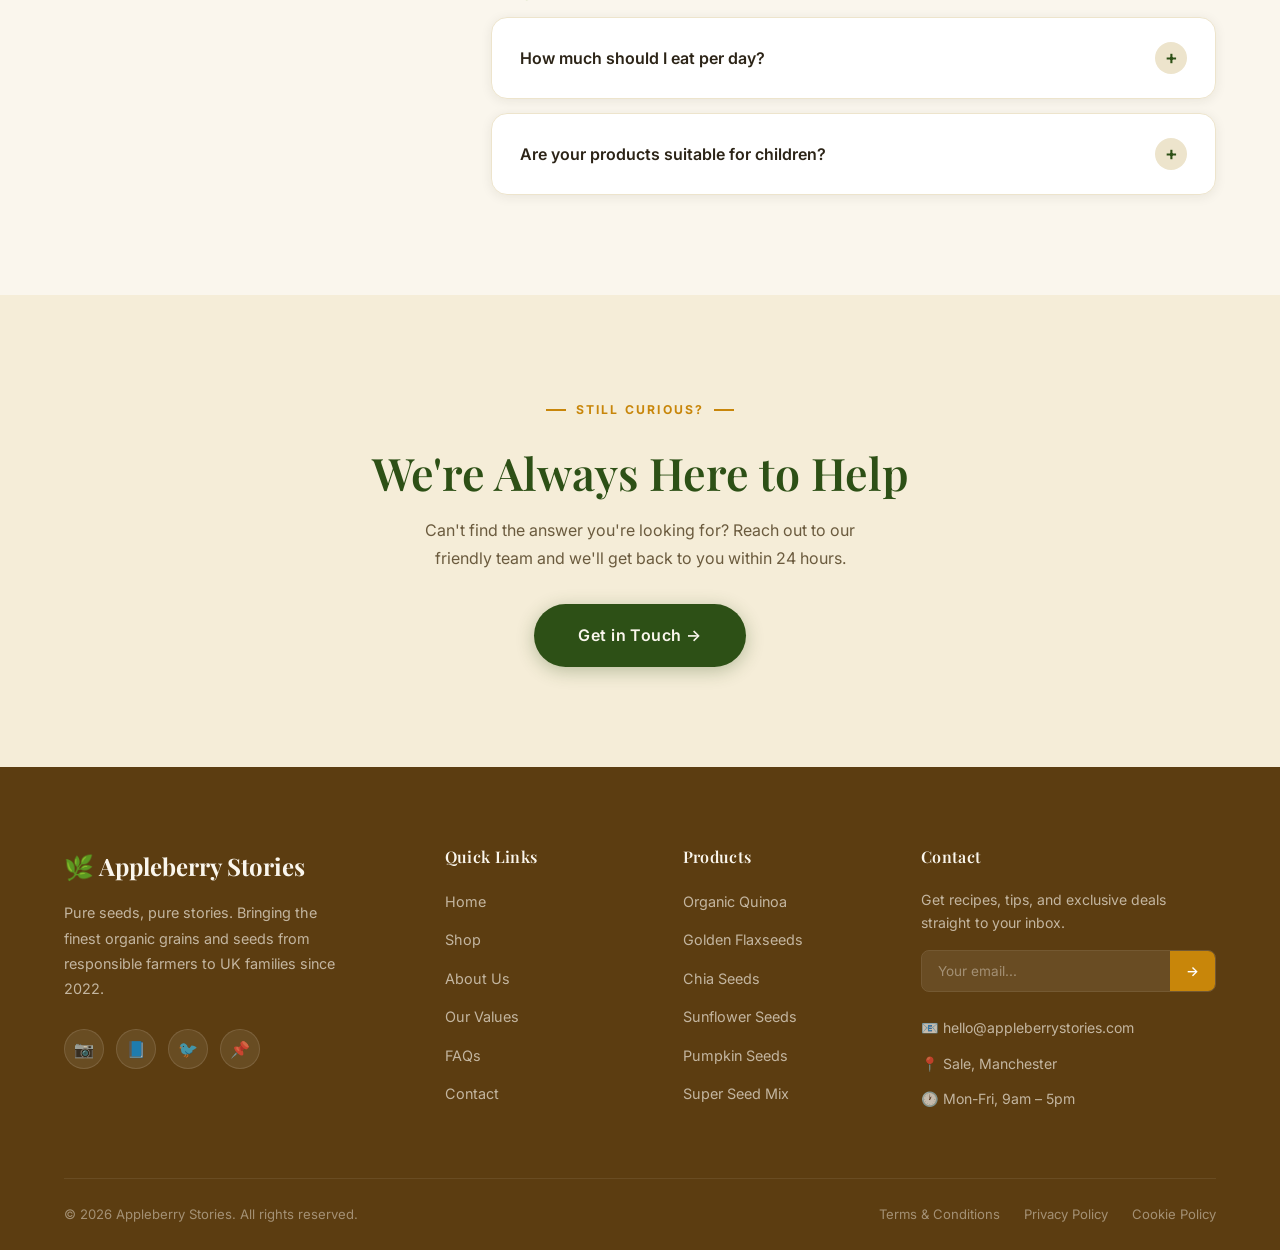
<file: faqs.html>
<!DOCTYPE html>
<html lang="en">

<head>
    <meta charset="UTF-8" />
    <meta name="viewport" content="width=device-width, initial-scale=1.0" />
    <title>FAQs | Appleberry Stories</title>
    <meta name="description"
        content="Find answers about our organic quinoa, seeds, and healthy sourcing practices at Appleberry Stories." />
    <link rel="stylesheet" href="assets/styles.css" />
  <script src="assets/components.js"></script>
</head>

<body>

    

    

    <app-header></app-header>

    <!-- Page Hero -->
    <div class="page-hero">
        <div class="container page-hero__content">
            <div class="breadcrumb">
                <a href="/">Home</a>
                <span class="breadcrumb-sep">/</span>
                <span>FAQs</span>
            </div>
            <h1>Frequently Asked Questions</h1>
            <p class="subtitle">Everything you need to know about our products, delivery, and sourcing practices.</p>
        </div>
    </div>

    <!-- FAQs -->
    <section class="section section--cream">
        <div class="container">
            <div style="display: grid; grid-template-columns: 1fr 2fr; gap: 64px; align-items: start;">

                <!-- Sidebar Categories -->
                <div class="animate-fade-up" style="position: sticky; top: 120px;">
                    <h3 style="margin-bottom: 20px; font-size: 1.1rem;">Topics</h3>
                    <div style="display: flex; flex-direction: column; gap: 8px;">
                        <button class="category-pill active" style="text-align:left; justify-content:flex-start;"
                            onclick="filterFaqs(this, 'all')">All Questions</button>
                        <button class="category-pill" style="text-align:left; justify-content:flex-start;"
                            onclick="filterFaqs(this, 'products')">🌾 Products</button>
                        <button class="category-pill" style="text-align:left; justify-content:flex-start;"
                            onclick="filterFaqs(this, 'delivery')">🚚 Delivery</button>
                        <button class="category-pill" style="text-align:left; justify-content:flex-start;"
                            onclick="filterFaqs(this, 'storage')">📦 Storage</button>
                        <button class="category-pill" style="text-align:left; justify-content:flex-start;"
                            onclick="filterFaqs(this, 'returns')">↩️ Returns</button>
                        <button class="category-pill" style="text-align:left; justify-content:flex-start;"
                            onclick="filterFaqs(this, 'health')">💚 Health</button>
                    </div>

                    <div
                        style="margin-top: 40px; background: var(--color-forest); border-radius: var(--radius-lg); padding: 28px; color: var(--color-cream);">
                        <div style="font-size: 2rem; margin-bottom: 12px;">💬</div>
                        <h4 style="color: var(--color-gold); margin-bottom: 10px;">Still have questions?</h4>
                        <p
                            style="font-size: 0.875rem; color: rgba(250,246,237,0.8); margin-bottom: 18px; line-height: 1.65;">
                            Our team is happy to help with anything else you need.</p>
                        <a href="contact" class="btn btn--amber btn--sm">Contact Us →</a>
                    </div>
                </div>

                <!-- FAQ Accordion -->
                <div class="animate-fade-up animate-delay-1">
                    <!-- Products -->
                    <div
                        style="margin-bottom: 12px; font-weight: 700; font-size: 0.78rem; letter-spacing: 0.15em; text-transform: uppercase; color: var(--color-amber); padding: 0 28px;">
                        🌾 Products</div>
                    <div class="faq-list" style="margin-bottom: 36px;">
                        <div class="faq-item" data-category="products">
                            <div class="faq-question" onclick="toggleFaq(this)">
                                Are your grains and seeds organic?
                                <span class="faq-question__icon">+</span>
                            </div>
                            <div class="faq-answer">
                                <div class="faq-answer__inner">
                                    Yes, absolutely! All our grains and seeds are certified organic and responsibly
                                    sourced. We hold Soil Association certification, which means every product meets
                                    rigorous organic standards — from the soil it grows in to the packaging it arrives
                                    in.
                                </div>
                            </div>
                        </div>
                        <div class="faq-item" data-category="products">
                            <div class="faq-question" onclick="toggleFaq(this)">
                                Are your products gluten-free?
                                <span class="faq-question__icon">+</span>
                            </div>
                            <div class="faq-answer">
                                <div class="faq-answer__inner">
                                    All our grains and seeds are naturally gluten-free and safe for sensitive diets,
                                    including those with coeliac disease. However, we recommend checking individual
                                    product labels as we cannot guarantee a completely gluten-free production
                                    environment.
                                </div>
                            </div>
                        </div>
                        <div class="faq-item" data-category="products">
                            <div class="faq-question" onclick="toggleFaq(this)">
                                Where do your products come from?
                                <span class="faq-question__icon">+</span>
                            </div>
                            <div class="faq-answer">
                                <div class="faq-answer__inner">
                                    Our seeds and grains are sourced from certified organic farms around the world —
                                    including Bolivia for quinoa, Canada for flaxseeds, and Mexico for chia seeds. We
                                    maintain direct relationships with our farming partners and regularly audit their
                                    practices.
                                </div>
                            </div>
                        </div>
                    </div>

                    <!-- Delivery -->
                    <div
                        style="margin-bottom: 12px; font-weight: 700; font-size: 0.78rem; letter-spacing: 0.15em; text-transform: uppercase; color: var(--color-amber); padding: 0 28px;">
                        🚚 Delivery</div>
                    <div class="faq-list" style="margin-bottom: 36px;">
                        <div class="faq-item" data-category="delivery">
                            <div class="faq-question" onclick="toggleFaq(this)">
                                Do you ship across the UK?
                                <span class="faq-question__icon">+</span>
                            </div>
                            <div class="faq-answer">
                                <div class="faq-answer__inner">
                                    Yes! We deliver to all UK addresses with fast, reliable shipping and eco-friendly
                                    packaging. Standard delivery takes 2–4 business days, and we offer free delivery on
                                    all orders over £30.
                                </div>
                            </div>
                        </div>
                        <div class="faq-item" data-category="delivery">
                            <div class="faq-question" onclick="toggleFaq(this)">
                                How much does delivery cost?
                                <span class="faq-question__icon">+</span>
                            </div>
                            <div class="faq-answer">
                                <div class="faq-answer__inner">
                                    Standard delivery is £3.99 for orders under £30. All orders over £30 qualify for
                                    free standard delivery. We also offer express next-day delivery for £5.99 if you
                                    need your order sooner.
                                </div>
                            </div>
                        </div>
                    </div>

                    <!-- Storage -->
                    <div
                        style="margin-bottom: 12px; font-weight: 700; font-size: 0.78rem; letter-spacing: 0.15em; text-transform: uppercase; color: var(--color-amber); padding: 0 28px;">
                        📦 Storage</div>
                    <div class="faq-list" style="margin-bottom: 36px;">
                        <div class="faq-item" data-category="storage">
                            <div class="faq-question" onclick="toggleFaq(this)">
                                How should I store my seeds?
                                <span class="faq-question__icon">+</span>
                            </div>
                            <div class="faq-answer">
                                <div class="faq-answer__inner">
                                    Keep seeds in a cool, dry place away from direct sunlight to maintain freshness and
                                    flavour. Once opened, reseal the packet tightly or transfer to an airtight
                                    container. Most seeds last 6–12 months when stored correctly.
                                </div>
                            </div>
                        </div>
                        <div class="faq-item" data-category="storage">
                            <div class="faq-question" onclick="toggleFaq(this)">
                                Can I freeze seeds and grains?
                                <span class="faq-question__icon">+</span>
                            </div>
                            <div class="faq-answer">
                                <div class="faq-answer__inner">
                                    Yes! Freezing is a great way to extend the shelf life of seeds and grains,
                                    particularly flaxseeds which are high in oils. Store in an airtight container in the
                                    freezer for up to 12 months. Thaw at room temperature before use.
                                </div>
                            </div>
                        </div>
                    </div>

                    <!-- Returns -->
                    <div
                        style="margin-bottom: 12px; font-weight: 700; font-size: 0.78rem; letter-spacing: 0.15em; text-transform: uppercase; color: var(--color-amber); padding: 0 28px;">
                        ↩️ Returns</div>
                    <div class="faq-list" style="margin-bottom: 36px;">
                        <div class="faq-item" data-category="returns">
                            <div class="faq-question" onclick="toggleFaq(this)">
                                Can I return products if I'm unsatisfied?
                                <span class="faq-question__icon">+</span>
                            </div>
                            <div class="faq-answer">
                                <div class="faq-answer__inner">
                                    Yes, we offer hassle-free returns within 14 days of delivery for unopened products.
                                    Simply contact us at hello@appleberrystories.com and we'll arrange a return and full
                                    refund. Your satisfaction is our priority.
                                </div>
                            </div>
                        </div>
                    </div>

                    <!-- Health -->
                    <div
                        style="margin-bottom: 12px; font-weight: 700; font-size: 0.78rem; letter-spacing: 0.15em; text-transform: uppercase; color: var(--color-amber); padding: 0 28px;">
                        💚 Health</div>
                    <div class="faq-list">
                        <div class="faq-item" data-category="health">
                            <div class="faq-question" onclick="toggleFaq(this)">
                                How much should I eat per day?
                                <span class="faq-question__icon">+</span>
                            </div>
                            <div class="faq-answer">
                                <div class="faq-answer__inner">
                                    We recommend 1–2 tablespoons (10–20g) of seeds per day as part of a balanced diet.
                                    Seeds are nutrient-dense, so a little goes a long way! Sprinkle on porridge, salads,
                                    yoghurt or blend into smoothies for easy daily intake.
                                </div>
                            </div>
                        </div>
                        <div class="faq-item" data-category="health">
                            <div class="faq-question" onclick="toggleFaq(this)">
                                Are your products suitable for children?
                                <span class="faq-question__icon">+</span>
                            </div>
                            <div class="faq-answer">
                                <div class="faq-answer__inner">
                                    Our seeds and grains are suitable for most people including children, though we
                                    recommend consulting a healthcare provider for very young children (under 2 years).
                                    For older children, seeds can be ground or blended for easier digestion and nutrient
                                    absorption.
                                </div>
                            </div>
                        </div>
                    </div>
                </div>
            </div>
        </div>
    </section>

    <!-- CTA -->
    <section class="section section--parchment">
        <div class="container" style="text-align: center;">
            <div class="animate-fade-up">
                <span class="section-eyebrow">Still Curious?</span>
                <h2 style="margin: 12px 0 16px;">We're Always Here to Help</h2>
                <p style="max-width: 480px; margin: 0 auto 32px;">Can't find the answer you're looking for? Reach out to
                    our friendly team and we'll get back to you within 24 hours.</p>
                <a href="contact" class="btn btn--primary btn--lg">Get in Touch →</a>
            </div>
        </div>
    </section>

    <app-footer></app-footer>

    <script src="assets/main.js"></script>
</body>

</html>
</file>
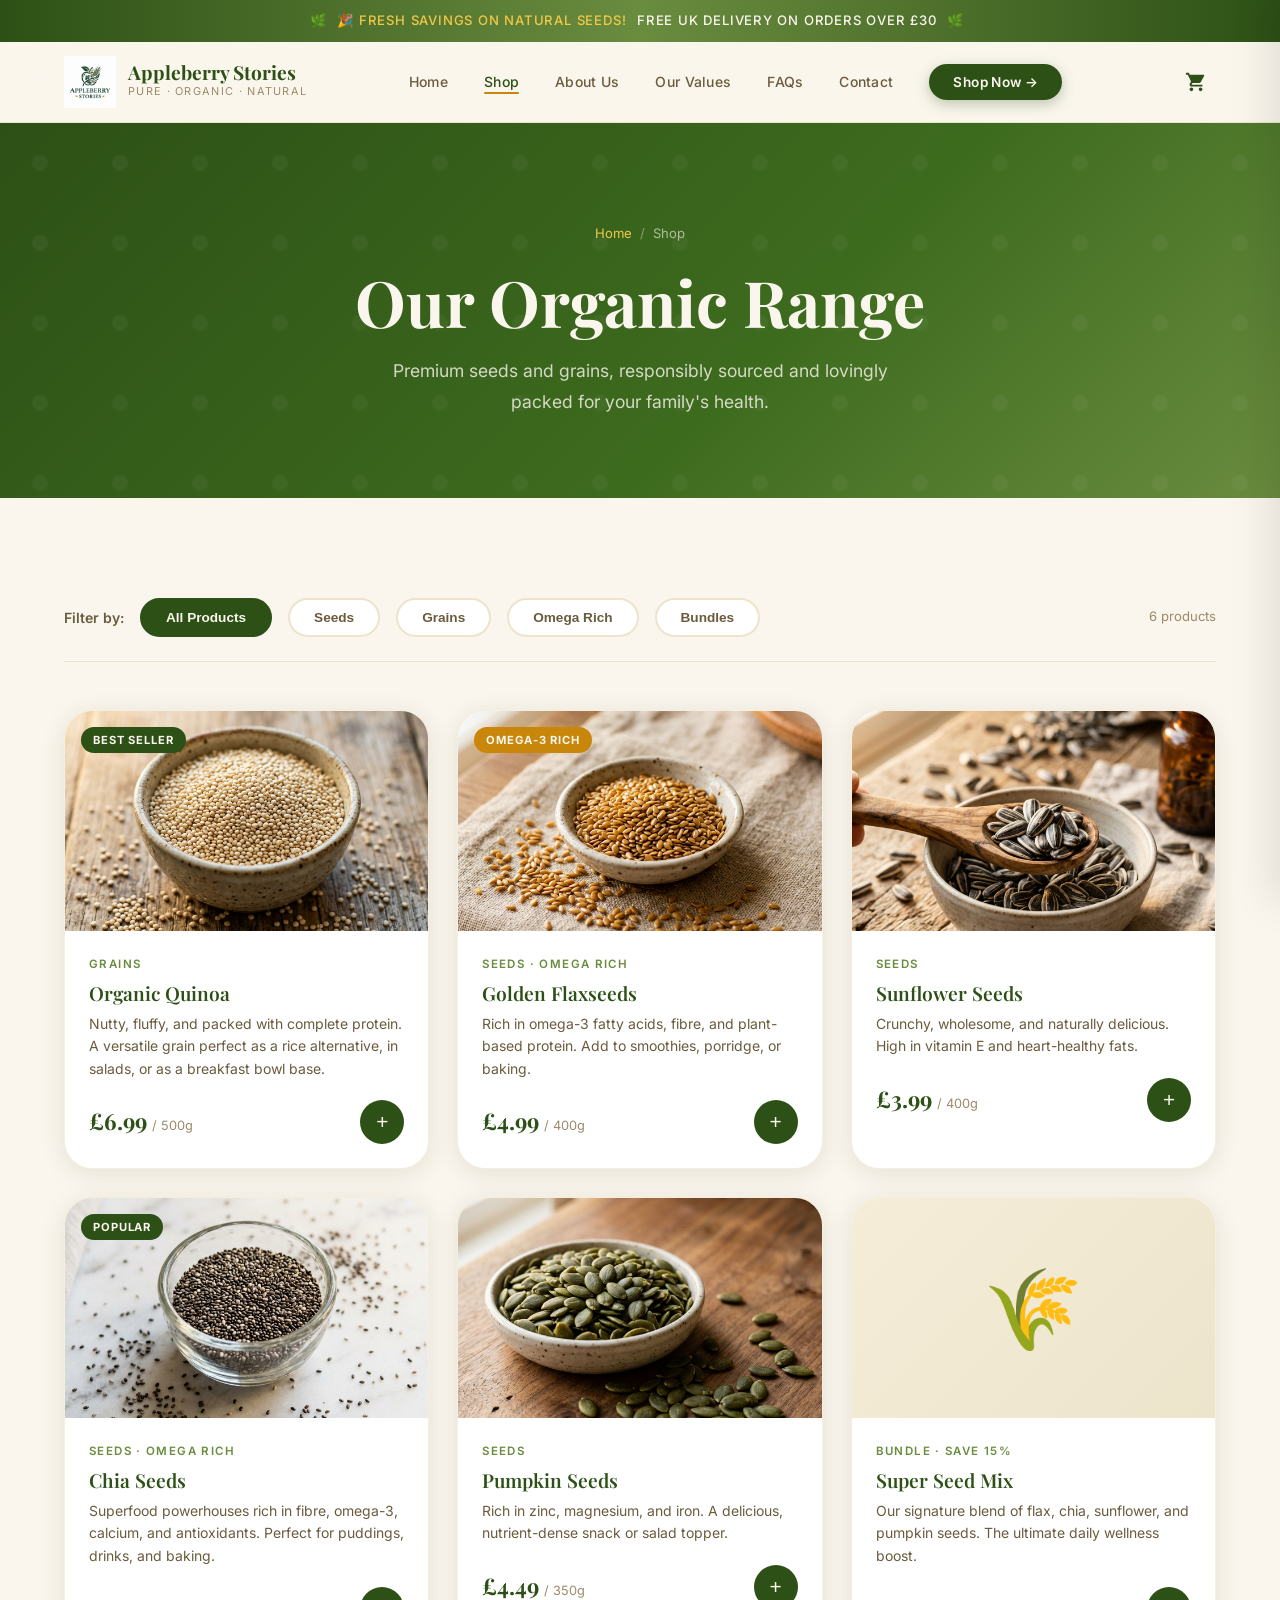
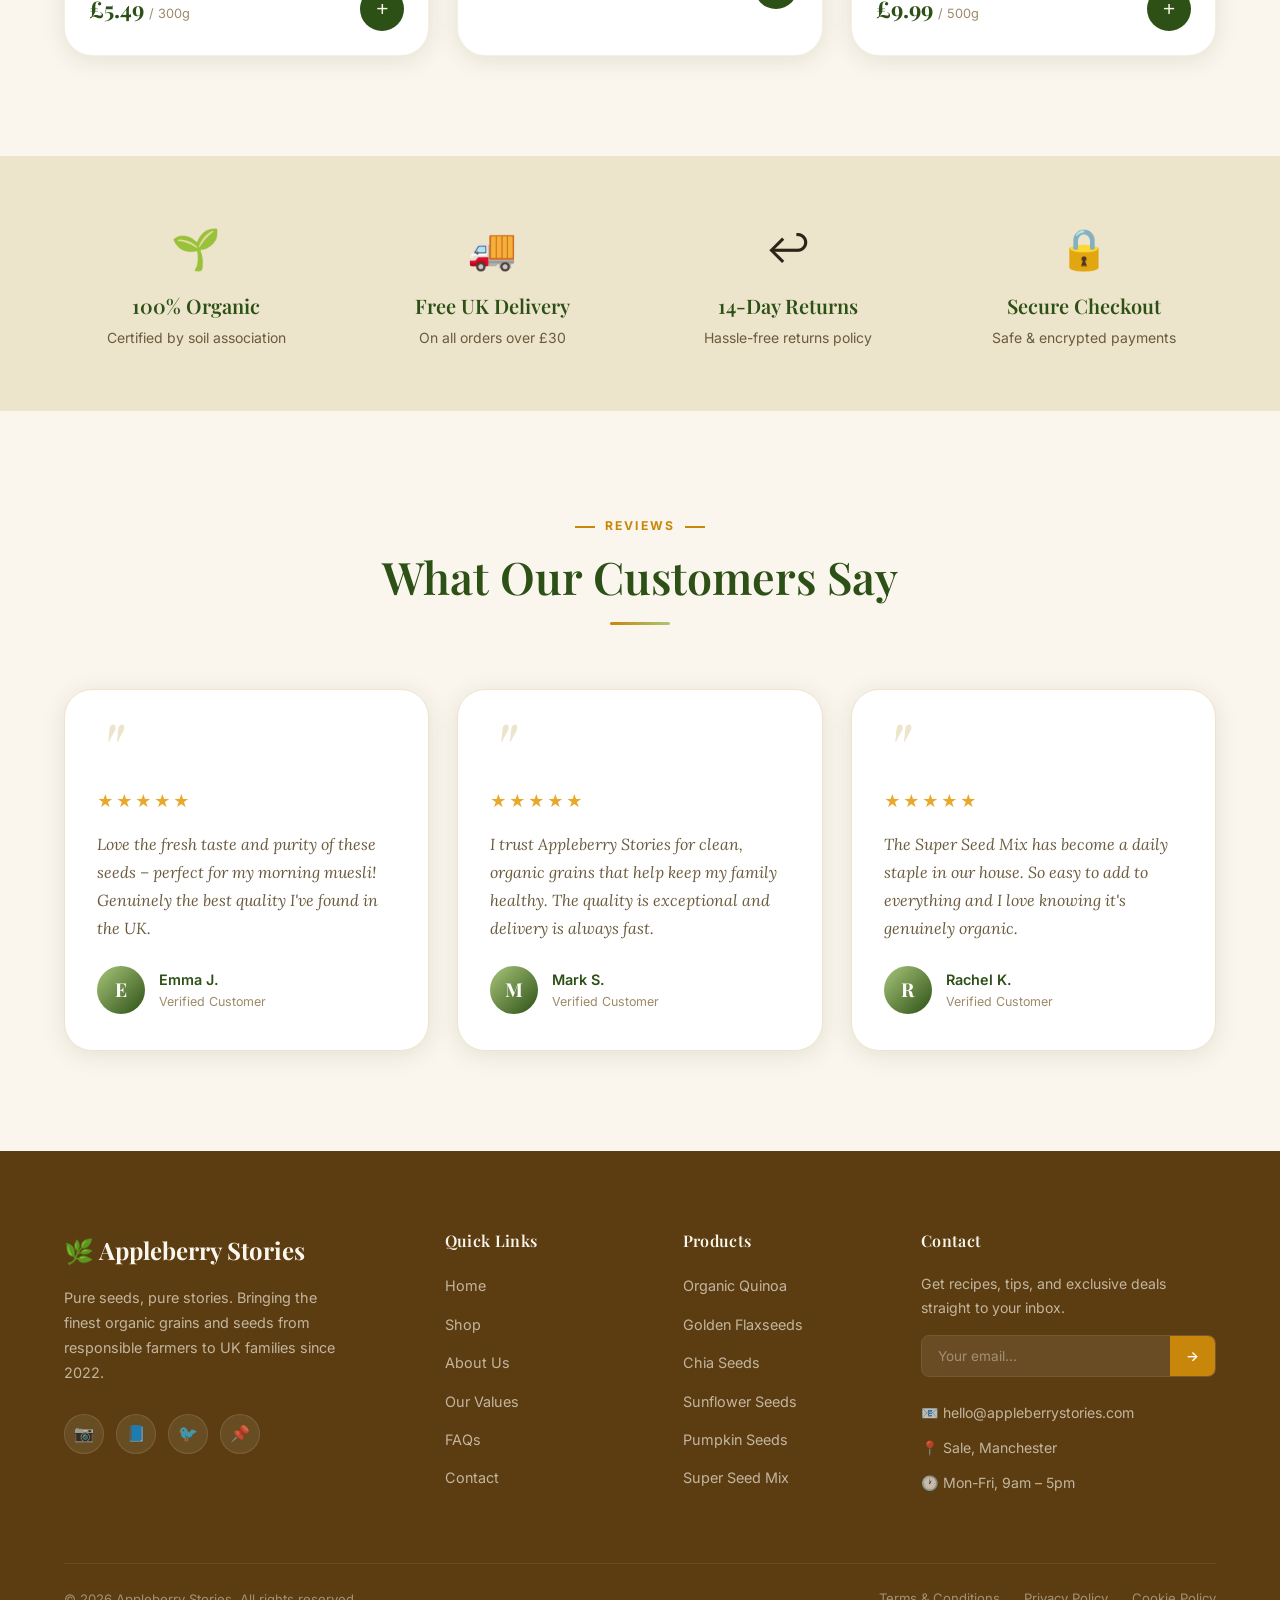
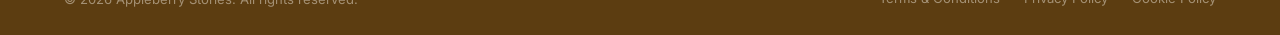
<file: shop.html>
<!DOCTYPE html>
<html lang="en">

<head>
    <meta charset="UTF-8" />
    <meta name="viewport" content="width=device-width, initial-scale=1.0" />
    <title>Shop | Appleberry Stories</title>
    <meta name="description"
        content="Shop organic quinoa, flax, chia, sunflower, and pumpkin seeds responsibly sourced for your healthy lifestyle." />
    <link rel="stylesheet" href="assets/styles.css" />
  <script src="assets/components.js"></script>
</head>

<body>

    

    

    <app-header></app-header>

    <!-- Page Hero -->
    <div class="page-hero">
        <div class="container page-hero__content">
            <div class="breadcrumb">
                <a href="/">Home</a>
                <span class="breadcrumb-sep">/</span>
                <span>Shop</span>
            </div>
            <h1>Our Organic Range</h1>
            <p class="subtitle">Premium seeds and grains, responsibly sourced and lovingly packed for your family's
                health.</p>
        </div>
    </div>

    <!-- Shop Filters + Grid -->
    <section class="section section--cream" id="shop-grid">
        <div class="container">

            <!-- Filter Bar -->
            <div
                style="display: flex; align-items: center; gap: 16px; flex-wrap: wrap; margin-bottom: 48px; padding-bottom: 24px; border-bottom: 1px solid var(--color-linen);">
                <span style="font-weight: 600; font-size: 0.88rem; color: var(--color-text-muted);">Filter by:</span>
                <div class="category-strip" style="margin-bottom: 0;">
                    <button class="category-pill active" data-filter="all">All Products</button>
                    <button class="category-pill" data-filter="seeds">Seeds</button>
                    <button class="category-pill" data-filter="grains">Grains</button>
                    <button class="category-pill" data-filter="omega">Omega Rich</button>
                    <button class="category-pill" data-filter="bundle">Bundles</button>
                </div>
                <div style="margin-left: auto; display: flex; align-items: center; gap: 8px;">
                    <span style="font-size: 0.82rem; color: var(--color-text-light);">6 products</span>
                </div>
            </div>

            <div class="product-grid">
                <div class="product-card animate-fade-up" data-category="grains">
                    <div class="product-card__image-wrap">
                        <img src="assets/images/quinoa.png" alt="Organic Quinoa" loading="lazy" />
                        <span class="product-card__badge">Best Seller</span>
                    </div>
                    <div class="product-card__body">
                        <div class="product-card__category">Grains</div>
                        <h3 class="product-card__name">Organic Quinoa</h3>
                        <p class="product-card__desc">Nutty, fluffy, and packed with complete protein. A versatile grain
                            perfect as a rice alternative, in salads, or as a breakfast bowl base.</p>
                        <div class="product-card__footer">
                            <div>
                                <div class="product-card__price">£6.99 <span class="product-card__price-unit">/
                                        500g</span></div>
                            </div>
                            <button class="product-card__btn" aria-label="Add to cart">+</button>
                        </div>
                    </div>
                </div>

                <div class="product-card animate-fade-up animate-delay-1" data-category="seeds omega">
                    <div class="product-card__image-wrap">
                        <img src="assets/images/flax.png" alt="Golden Flaxseeds" loading="lazy" />
                        <span class="product-card__badge--amber product-card__badge">Omega-3 Rich</span>
                    </div>
                    <div class="product-card__body">
                        <div class="product-card__category">Seeds · Omega Rich</div>
                        <h3 class="product-card__name">Golden Flaxseeds</h3>
                        <p class="product-card__desc">Rich in omega-3 fatty acids, fibre, and plant-based protein. Add
                            to smoothies, porridge, or baking.</p>
                        <div class="product-card__footer">
                            <div>
                                <div class="product-card__price">£4.99 <span class="product-card__price-unit">/
                                        400g</span></div>
                            </div>
                            <button class="product-card__btn" aria-label="Add to cart">+</button>
                        </div>
                    </div>
                </div>

                <div class="product-card animate-fade-up animate-delay-2" data-category="seeds">
                    <div class="product-card__image-wrap">
                        <img src="assets/images/sunflower.png" alt="Sunflower Seeds" loading="lazy" />
                    </div>
                    <div class="product-card__body">
                        <div class="product-card__category">Seeds</div>
                        <h3 class="product-card__name">Sunflower Seeds</h3>
                        <p class="product-card__desc">Crunchy, wholesome, and naturally delicious. High in vitamin E and
                            heart-healthy fats.</p>
                        <div class="product-card__footer">
                            <div>
                                <div class="product-card__price">£3.99 <span class="product-card__price-unit">/
                                        400g</span></div>
                            </div>
                            <button class="product-card__btn" aria-label="Add to cart">+</button>
                        </div>
                    </div>
                </div>

                <div class="product-card animate-fade-up animate-delay-3" data-category="seeds omega">
                    <div class="product-card__image-wrap">
                        <img src="assets/images/chia.png" alt="Chia Seeds" loading="lazy" />
                        <span class="product-card__badge">Popular</span>
                    </div>
                    <div class="product-card__body">
                        <div class="product-card__category">Seeds · Omega Rich</div>
                        <h3 class="product-card__name">Chia Seeds</h3>
                        <p class="product-card__desc">Superfood powerhouses rich in fibre, omega-3, calcium, and
                            antioxidants. Perfect for puddings, drinks, and baking.</p>
                        <div class="product-card__footer">
                            <div>
                                <div class="product-card__price">£5.49 <span class="product-card__price-unit">/
                                        300g</span></div>
                            </div>
                            <button class="product-card__btn" aria-label="Add to cart">+</button>
                        </div>
                    </div>
                </div>

                <div class="product-card animate-fade-up animate-delay-4" data-category="seeds">
                    <div class="product-card__image-wrap">
                        <img src="assets/images/pumpkin.png" alt="Pumpkin Seeds" loading="lazy" />
                    </div>
                    <div class="product-card__body">
                        <div class="product-card__category">Seeds</div>
                        <h3 class="product-card__name">Pumpkin Seeds</h3>
                        <p class="product-card__desc">Rich in zinc, magnesium, and iron. A delicious, nutrient-dense
                            snack or salad topper.</p>
                        <div class="product-card__footer">
                            <div>
                                <div class="product-card__price">£4.49 <span class="product-card__price-unit">/
                                        350g</span></div>
                            </div>
                            <button class="product-card__btn" aria-label="Add to cart">+</button>
                        </div>
                    </div>
                </div>

                <div class="product-card animate-fade-up animate-delay-5" data-category="bundle">
                    <div class="product-card__image-wrap"
                        style="background: linear-gradient(135deg, var(--color-parchment), var(--color-linen)); display:flex; align-items:center; justify-content:center; font-size:5rem;">
                        🌾
                    </div>
                    <div class="product-card__body">
                        <div class="product-card__category">Bundle · Save 15%</div>
                        <h3 class="product-card__name">Super Seed Mix</h3>
                        <p class="product-card__desc">Our signature blend of flax, chia, sunflower, and pumpkin seeds.
                            The ultimate daily wellness boost.</p>
                        <div class="product-card__footer">
                            <div>
                                <div class="product-card__price">£9.99 <span class="product-card__price-unit">/
                                        500g</span></div>
                            </div>
                            <button class="product-card__btn" aria-label="Add to cart">+</button>
                        </div>
                    </div>
                </div>
            </div>
        </div>
    </section>

    <!-- Trust Signals -->
    <section class="section--linen" style="padding: 60px 0;">
        <div class="container">
            <div
                style="display: grid; grid-template-columns: repeat(auto-fit, minmax(200px, 1fr)); gap: 32px; text-align: center;">
                <div>
                    <div style="font-size: 2.5rem; margin-bottom: 12px;">🌱</div>
                    <h4 style="color: var(--color-forest); margin-bottom: 8px;">100% Organic</h4>
                    <p style="font-size: 0.875rem;">Certified by soil association</p>
                </div>
                <div>
                    <div style="font-size: 2.5rem; margin-bottom: 12px;">🚚</div>
                    <h4 style="color: var(--color-forest); margin-bottom: 8px;">Free UK Delivery</h4>
                    <p style="font-size: 0.875rem;">On all orders over £30</p>
                </div>
                <div>
                    <div style="font-size: 2.5rem; margin-bottom: 12px;">↩️</div>
                    <h4 style="color: var(--color-forest); margin-bottom: 8px;">14-Day Returns</h4>
                    <p style="font-size: 0.875rem;">Hassle-free returns policy</p>
                </div>
                <div>
                    <div style="font-size: 2.5rem; margin-bottom: 12px;">🔒</div>
                    <h4 style="color: var(--color-forest); margin-bottom: 8px;">Secure Checkout</h4>
                    <p style="font-size: 0.875rem;">Safe & encrypted payments</p>
                </div>
            </div>
        </div>
    </section>

    <!-- Reviews -->
    <section class="section section--cream">
        <div class="container">
            <div class="section-header animate-fade-up">
                <span class="section-eyebrow">Reviews</span>
                <h2>What Our Customers Say</h2>
                <div class="divider"></div>
            </div>
            <div class="testimonials-grid">
                <div class="testimonial-card animate-fade-up">
                    <div class="testimonial-card__quote-mark">"</div>
                    <div class="testimonial-card__stars">★★★★★</div>
                    <p class="testimonial-card__text">Love the fresh taste and purity of these seeds – perfect for my
                        morning muesli! Genuinely the best quality I've found in the UK.</p>
                    <div class="testimonial-card__author">
                        <div class="testimonial-card__avatar">E</div>
                        <div>
                            <div class="testimonial-card__name">Emma J.</div>
                            <div class="testimonial-card__role">Verified Customer</div>
                        </div>
                    </div>
                </div>
                <div class="testimonial-card animate-fade-up animate-delay-1">
                    <div class="testimonial-card__quote-mark">"</div>
                    <div class="testimonial-card__stars">★★★★★</div>
                    <p class="testimonial-card__text">I trust Appleberry Stories for clean, organic grains that help
                        keep my family healthy. The quality is exceptional and delivery is always fast.</p>
                    <div class="testimonial-card__author">
                        <div class="testimonial-card__avatar">M</div>
                        <div>
                            <div class="testimonial-card__name">Mark S.</div>
                            <div class="testimonial-card__role">Verified Customer</div>
                        </div>
                    </div>
                </div>
                <div class="testimonial-card animate-fade-up animate-delay-2">
                    <div class="testimonial-card__quote-mark">"</div>
                    <div class="testimonial-card__stars">★★★★★</div>
                    <p class="testimonial-card__text">The Super Seed Mix has become a daily staple in our house. So easy
                        to add to everything and I love knowing it's genuinely organic.</p>
                    <div class="testimonial-card__author">
                        <div class="testimonial-card__avatar">R</div>
                        <div>
                            <div class="testimonial-card__name">Rachel K.</div>
                            <div class="testimonial-card__role">Verified Customer</div>
                        </div>
                    </div>
                </div>
            </div>
        </div>
    </section>

    <app-footer></app-footer>

    <script src="assets/main.js"></script>
</body>

</html>
</file>
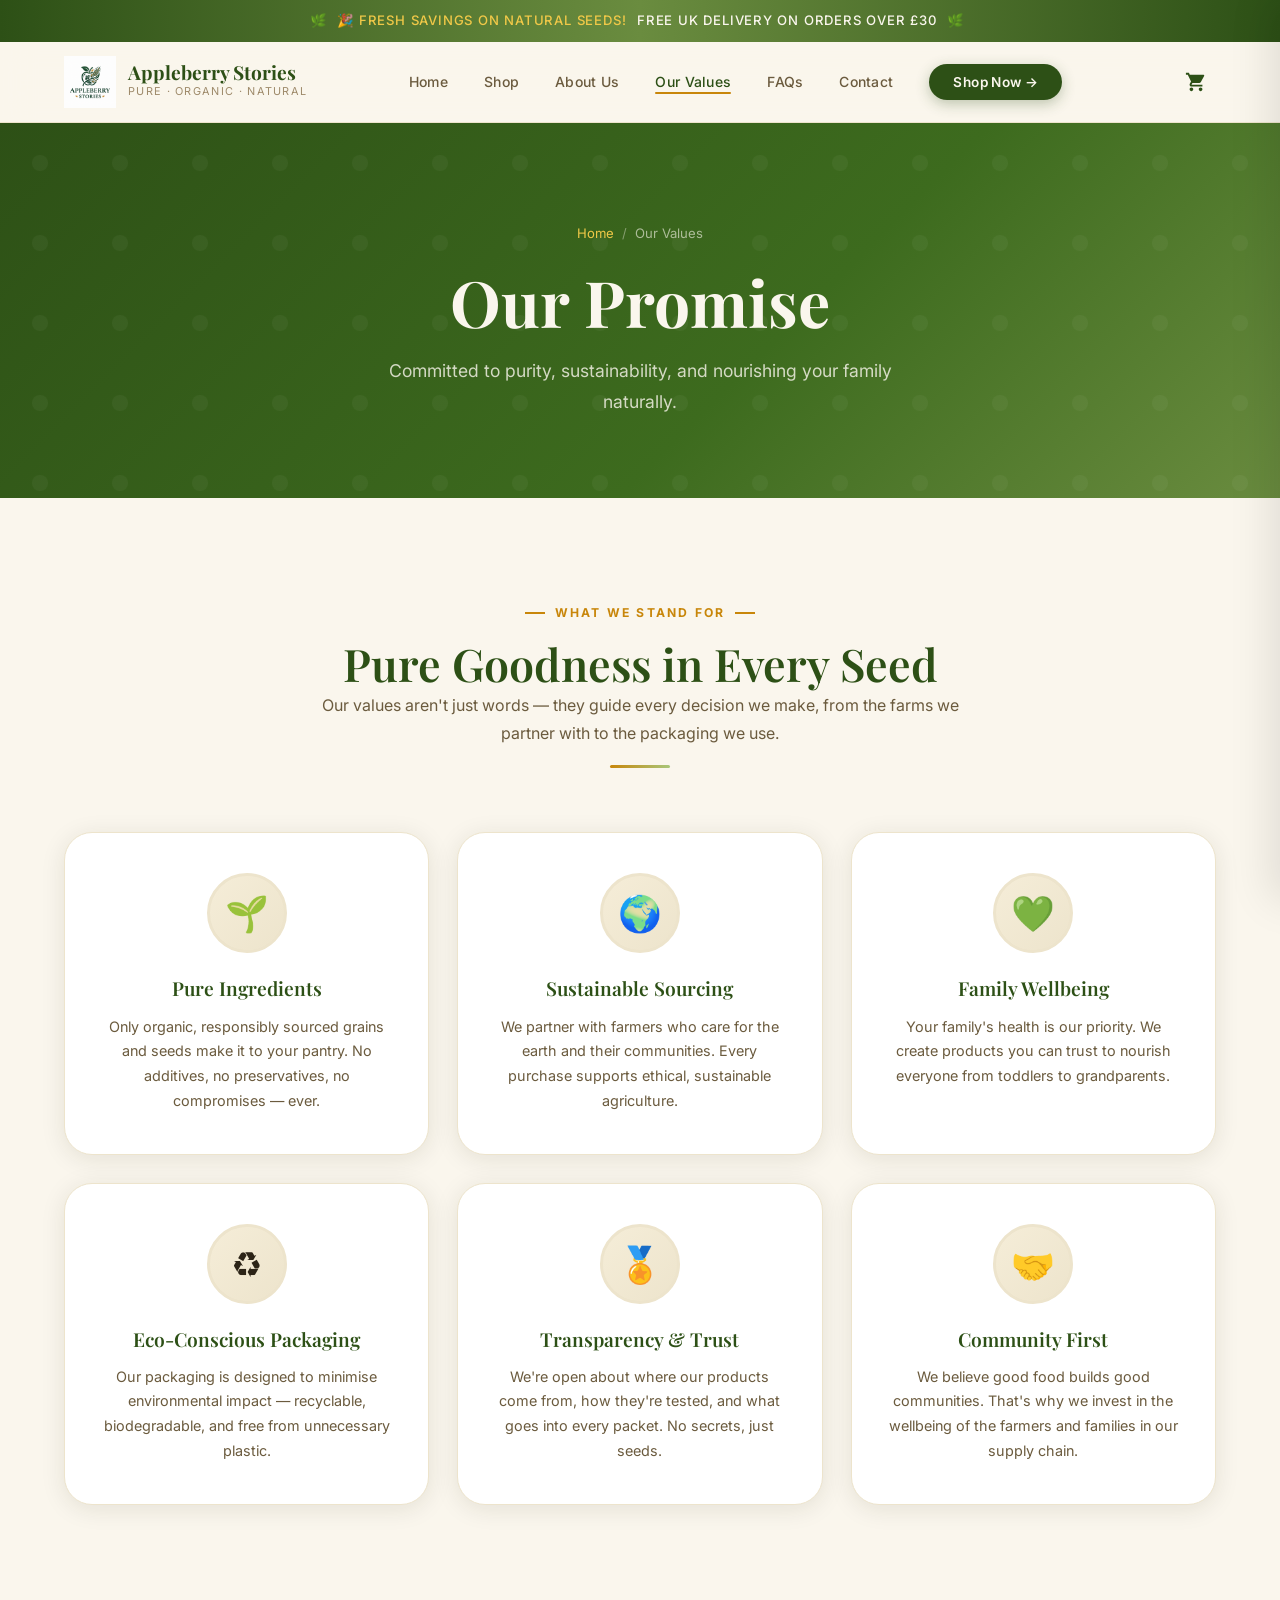
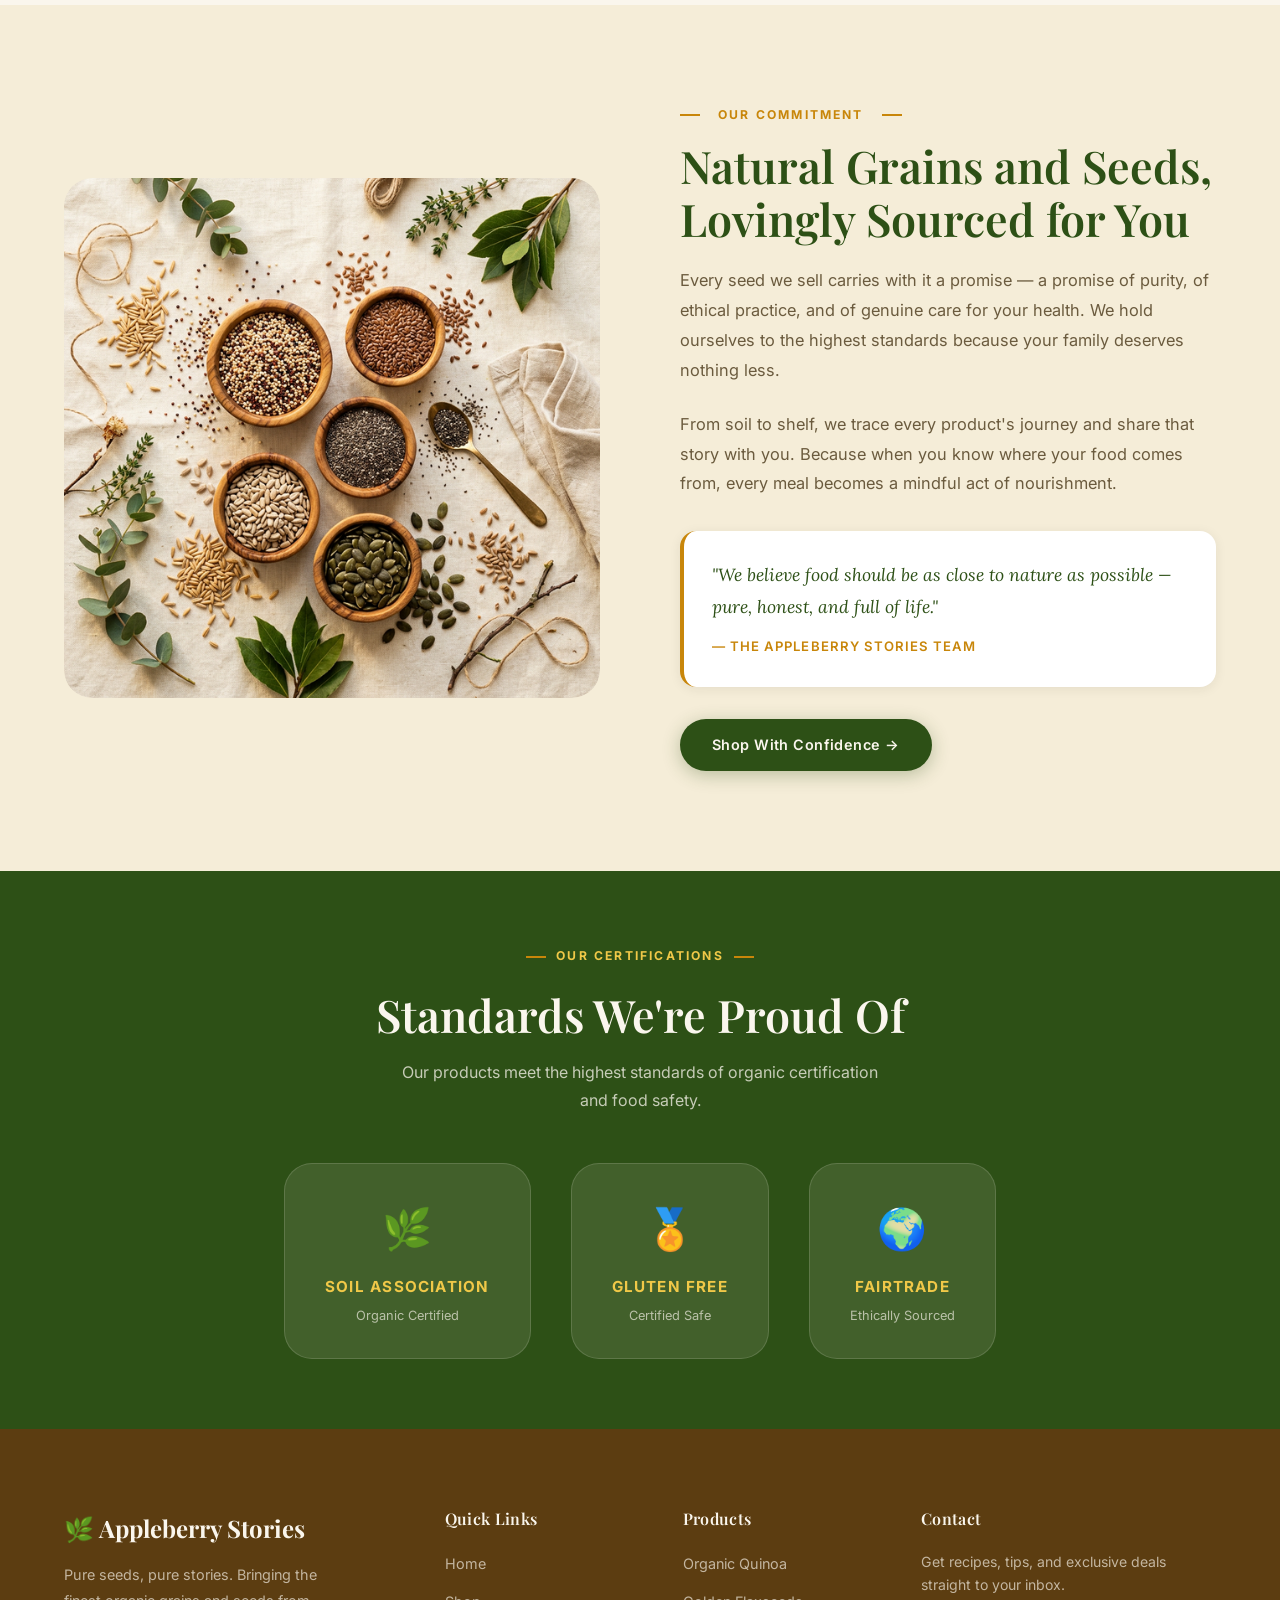
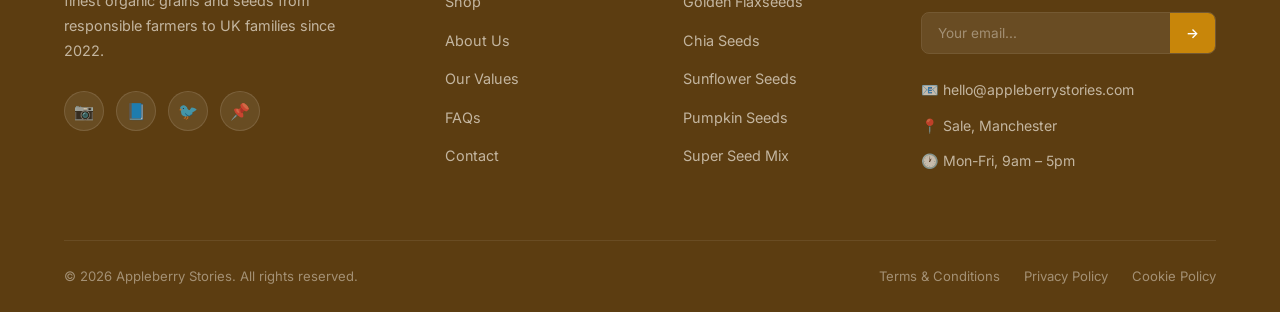
<file: values.html>
<!DOCTYPE html>
<html lang="en">

<head>
    <meta charset="UTF-8" />
    <meta name="viewport" content="width=device-width, initial-scale=1.0" />
    <title>Our Values | Appleberry Stories</title>
    <meta name="description"
        content="Committed to purity, sustainability, and nourishing your family naturally. Our values guide every decision at Appleberry Stories." />
    <link rel="stylesheet" href="assets/styles.css" />
  <script src="assets/components.js"></script>
</head>

<body>

    

    

    <app-header></app-header>

    <!-- Page Hero -->
    <div class="page-hero">
        <div class="container page-hero__content">
            <div class="breadcrumb">
                <a href="/">Home</a>
                <span class="breadcrumb-sep">/</span>
                <span>Our Values</span>
            </div>
            <h1>Our Promise</h1>
            <p class="subtitle">Committed to purity, sustainability, and nourishing your family naturally.</p>
        </div>
    </div>

    <!-- Values Grid -->
    <section class="section section--cream">
        <div class="container">
            <div class="section-header animate-fade-up">
                <span class="section-eyebrow">What We Stand For</span>
                <h2>Pure Goodness in Every Seed</h2>
                <p>Our values aren't just words — they guide every decision we make, from the farms we partner with to
                    the packaging we use.</p>
                <div class="divider"></div>
            </div>

            <div class="values-grid">
                <div class="value-card animate-fade-up">
                    <div class="value-card__icon-wrap">🌱</div>
                    <h3 class="value-card__title">Pure Ingredients</h3>
                    <p class="value-card__desc">Only organic, responsibly sourced grains and seeds make it to your
                        pantry. No additives, no preservatives, no compromises — ever.</p>
                </div>
                <div class="value-card animate-fade-up animate-delay-1">
                    <div class="value-card__icon-wrap">🌍</div>
                    <h3 class="value-card__title">Sustainable Sourcing</h3>
                    <p class="value-card__desc">We partner with farmers who care for the earth and their communities.
                        Every purchase supports ethical, sustainable agriculture.</p>
                </div>
                <div class="value-card animate-fade-up animate-delay-2">
                    <div class="value-card__icon-wrap">💚</div>
                    <h3 class="value-card__title">Family Wellbeing</h3>
                    <p class="value-card__desc">Your family's health is our priority. We create products you can trust
                        to nourish everyone from toddlers to grandparents.</p>
                </div>
                <div class="value-card animate-fade-up animate-delay-3">
                    <div class="value-card__icon-wrap">♻️</div>
                    <h3 class="value-card__title">Eco-Conscious Packaging</h3>
                    <p class="value-card__desc">Our packaging is designed to minimise environmental impact — recyclable,
                        biodegradable, and free from unnecessary plastic.</p>
                </div>
                <div class="value-card animate-fade-up animate-delay-4">
                    <div class="value-card__icon-wrap">🏅</div>
                    <h3 class="value-card__title">Transparency & Trust</h3>
                    <p class="value-card__desc">We're open about where our products come from, how they're tested, and
                        what goes into every packet. No secrets, just seeds.</p>
                </div>
                <div class="value-card animate-fade-up animate-delay-5">
                    <div class="value-card__icon-wrap">🤝</div>
                    <h3 class="value-card__title">Community First</h3>
                    <p class="value-card__desc">We believe good food builds good communities. That's why we invest in
                        the wellbeing of the farmers and families in our supply chain.</p>
                </div>
            </div>
        </div>
    </section>

    <!-- PROMISE SECTION -->
    <section class="section section--parchment">
        <div class="container">
            <div class="about-split">
                <div class="about-image-wrap animate-fade-up">
                    <img src="assets/images/hero.png" alt="Natural Seeds" loading="lazy" />
                </div>
                <div class="about-content animate-fade-up animate-delay-2">
                    <span class="section-eyebrow"
                        style="display:flex;align-items:center;gap:8px;margin-bottom:14px;">Our Commitment</span>
                    <h2 style="margin-bottom:20px;">Natural Grains and Seeds,<br>Lovingly Sourced for You</h2>
                    <p>
                        Every seed we sell carries with it a promise — a promise of purity, of ethical practice, and of
                        genuine care for your health. We hold ourselves to the highest standards because your family
                        deserves nothing less.
                    </p>
                    <p>
                        From soil to shelf, we trace every product's journey and share that story with you. Because when
                        you know where your food comes from, every meal becomes a mindful act of nourishment.
                    </p>
                    <div
                        style="background: var(--color-white); border-radius: var(--radius-md); padding: 28px; border-left: 4px solid var(--color-amber); box-shadow: var(--shadow-sm); margin-top: 32px; margin-bottom: 32px;">
                        <p
                            style="font-family: var(--font-accent); font-style: italic; font-size: 1.1rem; color: var(--color-forest); margin-bottom: 12px;">
                            "We believe food should be as close to nature as possible — pure, honest, and full of life."
                        </p>
                        <p
                            style="font-size: 0.82rem; font-weight: 600; color: var(--color-amber); text-transform: uppercase; letter-spacing: 0.08em; margin: 0;">
                            — The Appleberry Stories Team
                        </p>
                    </div>
                    <a href="shop#shop-grid" class="btn btn--primary">Shop With Confidence →</a>
                </div>
            </div>
        </div>
    </section>

    <!-- Certifications -->
    <section class="section--forest" style="padding: 70px 0;">
        <div class="container" style="text-align: center;">
            <span class="section-eyebrow" style="color: var(--color-gold);">Our Certifications</span>
            <h2 style="color: var(--color-cream); margin-bottom: 16px; margin-top: 8px;">Standards We're Proud Of</h2>
            <p style="color: rgba(250,246,237,0.75); max-width: 500px; margin: 0 auto 48px;">
                Our products meet the highest standards of organic certification and food safety.
            </p>
            <div style="display: flex; justify-content: center; gap: 40px; flex-wrap: wrap;">
                <div
                    style="background: rgba(250,246,237,0.1); border: 1px solid rgba(250,246,237,0.15); border-radius: var(--radius-lg); padding: 32px 40px; color: var(--color-cream); text-align: center; min-width: 180px;">
                    <div style="font-size: 2.5rem; margin-bottom: 12px;">🌿</div>
                    <div
                        style="font-weight: 700; font-size: 0.95rem; color: var(--color-gold); margin-bottom: 6px; text-transform: uppercase; letter-spacing: 0.08em;">
                        Soil Association</div>
                    <div style="font-size: 0.8rem; color: rgba(250,246,237,0.65);">Organic Certified</div>
                </div>
                <div
                    style="background: rgba(250,246,237,0.1); border: 1px solid rgba(250,246,237,0.15); border-radius: var(--radius-lg); padding: 32px 40px; color: var(--color-cream); text-align: center; min-width: 180px;">
                    <div style="font-size: 2.5rem; margin-bottom: 12px;">🏅</div>
                    <div
                        style="font-weight: 700; font-size: 0.95rem; color: var(--color-gold); margin-bottom: 6px; text-transform: uppercase; letter-spacing: 0.08em;">
                        Gluten Free</div>
                    <div style="font-size: 0.8rem; color: rgba(250,246,237,0.65);">Certified Safe</div>
                </div>
                <div
                    style="background: rgba(250,246,237,0.1); border: 1px solid rgba(250,246,237,0.15); border-radius: var(--radius-lg); padding: 32px 40px; color: var(--color-cream); text-align: center; min-width: 180px;">
                    <div style="font-size: 2.5rem; margin-bottom: 12px;">🌍</div>
                    <div
                        style="font-weight: 700; font-size: 0.95rem; color: var(--color-gold); margin-bottom: 6px; text-transform: uppercase; letter-spacing: 0.08em;">
                        Fairtrade</div>
                    <div style="font-size: 0.8rem; color: rgba(250,246,237,0.65);">Ethically Sourced</div>
                </div>
            </div>
        </div>
    </section>

    <app-footer></app-footer>

    <script src="assets/main.js"></script>
</body>

</html>
</file>
<file: assets/styles.css>
/* ============================================================
   APPLEBERRY STORIES — Global Stylesheet
   Premium Organic Food Brand
   ============================================================ */

@import url('https://fonts.googleapis.com/css2?family=Playfair+Display:ital,wght@0,400;0,600;0,700;1,400;1,600&family=Inter:wght@300;400;500;600&family=Lora:ital,wght@0,400;0,600;1,400&display=swap');

/* ─── CSS CUSTOM PROPERTIES ─────────────────────────────── */
:root {
  /* Brand Colors */
  --color-forest: #2D5016;
  /* Deep forest green */
  --color-sage: #6A8C3F;
  /* Sage green */
  --color-sage-light: #A8C67A;
  /* Light sage */
  --color-amber: #C8860A;
  /* Warm amber */
  --color-amber-light: #E8A82C;
  /* Lighter amber */
  --color-gold: #F0C848;
  /* Golden yellow */
  --color-cream: #FAF6ED;
  /* Warm cream */
  --color-parchment: #F5EDD8;
  /* Parchment */
  --color-linen: #EDE4CC;
  /* Linen */
  --color-earth: #8B6914;
  /* Earth brown */
  --color-bark: #5C3D11;
  /* Dark bark */
  --color-text: #2C2417;
  /* Near-black warm text */
  --color-text-muted: #6B5B3E;
  /* Muted brown text */
  --color-text-light: #9E8A6A;
  /* Light text */
  --color-white: #FFFFFF;
  --color-overlay: rgba(44, 36, 23, 0.55);

  /* Typography */
  --font-heading: 'Playfair Display', Georgia, serif;
  --font-body: 'Inter', system-ui, sans-serif;
  --font-accent: 'Lora', Georgia, serif;

  /* Spacing */
  --section-pad: 100px 0;
  --section-pad-sm: 60px 0;

  /* Borders & Shadows */
  --radius-sm: 8px;
  --radius-md: 16px;
  --radius-lg: 28px;
  --radius-pill: 999px;
  --shadow-sm: 0 2px 12px rgba(44, 36, 23, 0.08);
  --shadow-md: 0 8px 32px rgba(44, 36, 23, 0.14);
  --shadow-lg: 0 20px 60px rgba(44, 36, 23, 0.18);
  --shadow-card: 0 4px 24px rgba(44, 36, 23, 0.10);

  /* Transitions */
  --transition: all 0.3s cubic-bezier(0.25, 0.46, 0.45, 0.94);
  --transition-slow: all 0.6s cubic-bezier(0.25, 0.46, 0.45, 0.94);
}

/* ─── RESET & BASE ──────────────────────────────────────── */
*,
*::before,
*::after {
  box-sizing: border-box;
  margin: 0;
  padding: 0;
}

html {
  scroll-behavior: smooth;
  font-size: 16px;
}

body {
  font-family: var(--font-body);
  color: var(--color-text);
  background-color: var(--color-cream);
  line-height: 1.65;
  overflow-x: hidden;
}

img {
  max-width: 100%;
  display: block;
}

a {
  color: inherit;
  text-decoration: none;
}

ul {
  list-style: none;
}

/* ─── TYPOGRAPHY ────────────────────────────────────────── */
h1,
h2,
h3,
h4 {
  font-family: var(--font-heading);
  line-height: 1.2;
  color: var(--color-forest);
}

h1 {
  font-size: clamp(2.4rem, 5vw, 4.2rem);
  font-weight: 700;
}

h2 {
  font-size: clamp(1.8rem, 3.5vw, 3rem);
  font-weight: 600;
}

h3 {
  font-size: clamp(1.3rem, 2.5vw, 1.9rem);
  font-weight: 600;
}

h4 {
  font-size: clamp(1rem, 1.8vw, 1.25rem);
  font-weight: 600;
}

p {
  color: var(--color-text-muted);
  line-height: 1.78;
}

/* ─── LAYOUT UTILITIES ──────────────────────────────────── */
.container {
  max-width: 1200px;
  margin: 0 auto;
  padding: 0 24px;
}

.container--wide {
  max-width: 1400px;
  margin: 0 auto;
  padding: 0 24px;
}

.section {
  padding: var(--section-pad);
}

.section--sm {
  padding: var(--section-pad-sm);
}

.section--cream {
  background: var(--color-cream);
}

.section--parchment {
  background: var(--color-parchment);
}

.section--forest {
  background: var(--color-forest);
}

.section--linen {
  background: var(--color-linen);
}

/* ─── ANNOUNCEMENT BAR ──────────────────────────────────── */
.announcement-bar {
  background: linear-gradient(90deg, var(--color-forest), var(--color-sage) 50%, var(--color-forest));
  color: var(--color-cream);
  text-align: center;
  padding: 10px 24px;
  font-size: 0.82rem;
  font-weight: 500;
  letter-spacing: 0.06em;
  text-transform: uppercase;
  position: relative;
  z-index: 200;
}

.announcement-bar span {
  color: var(--color-gold);
  margin: 0 6px;
}

/* ─── NAVIGATION ────────────────────────────────────────── */
.nav {
  position: sticky;
  top: 0;
  z-index: 100;
  background: rgba(250, 246, 237, 0.95);
  backdrop-filter: blur(16px);
  -webkit-backdrop-filter: blur(16px);
  border-bottom: 1px solid var(--color-linen);
  transition: var(--transition);
}

.nav.scrolled {
  box-shadow: var(--shadow-sm);
}

.nav__inner {
  display: flex;
  align-items: center;
  justify-content: space-between;
  padding: 14px 24px;
  max-width: 1200px;
  margin: 0 auto;
}

.nav__logo {
  display: flex;
  align-items: center;
  gap: 12px;
  text-decoration: none;
}

.nav__logo-img {
  height: 52px;
  width: auto;
  object-fit: contain;
}

.nav__logo-text {
  display: flex;
  flex-direction: column;
}

.nav__logo-text .brand-name {
  font-family: var(--font-heading);
  font-size: 1.2rem;
  font-weight: 700;
  color: var(--color-forest);
  line-height: 1.1;
}

.nav__logo-text .brand-tagline {
  font-size: 0.68rem;
  color: var(--color-text-light);
  letter-spacing: 0.12em;
  text-transform: uppercase;
  font-weight: 400;
}

.nav__links {
  display: flex;
  align-items: center;
  gap: 36px;
}

.nav__link {
  font-size: 0.875rem;
  font-weight: 500;
  color: var(--color-text-muted);
  letter-spacing: 0.02em;
  transition: var(--transition);
  position: relative;
}

.nav__link::after {
  content: '';
  position: absolute;
  bottom: -4px;
  left: 0;
  width: 0;
  height: 2px;
  background: var(--color-amber);
  transition: width 0.3s ease;
  border-radius: 2px;
}

.nav__link:hover,
.nav__link.active {
  color: var(--color-forest);
}

.nav__link:hover::after,
.nav__link.active::after {
  width: 100%;
}

.nav__cta {
  background: var(--color-forest);
  color: var(--color-cream) !important;
  padding: 10px 24px;
  border-radius: var(--radius-pill);
  font-weight: 600;
  font-size: 0.85rem;
  letter-spacing: 0.03em;
  transition: var(--transition);
  box-shadow: 0 4px 14px rgba(45, 80, 22, 0.3);
}

.nav__cta:hover {
  background: var(--color-sage);
  transform: translateY(-1px);
  box-shadow: 0 6px 20px rgba(45, 80, 22, 0.4);
}

.nav__cta::after {
  display: none;
}

/* Hamburger */
.nav__hamburger {
  display: none;
  flex-direction: column;
  gap: 5px;
  cursor: pointer;
  padding: 6px;
  background: none;
  border: none;
}

.nav__hamburger span {
  display: block;
  width: 24px;
  height: 2px;
  background: var(--color-forest);
  border-radius: 2px;
  transition: var(--transition);
}

.nav__mobile {
  display: none;
  flex-direction: column;
  background: var(--color-cream);
  border-top: 1px solid var(--color-linen);
  padding: 20px 24px;
  gap: 4px;
}

.nav__mobile.open {
  display: flex;
}

.nav__mobile .nav__link {
  padding: 12px 0;
  border-bottom: 1px solid var(--color-linen);
  font-size: 1rem;
}

/* ─── BUTTONS ───────────────────────────────────────────── */
.btn {
  display: inline-flex;
  align-items: center;
  gap: 8px;
  padding: 14px 32px;
  border-radius: var(--radius-pill);
  font-family: var(--font-body);
  font-weight: 600;
  font-size: 0.9rem;
  letter-spacing: 0.03em;
  cursor: pointer;
  border: none;
  transition: var(--transition);
  text-decoration: none;
}

.btn--primary {
  background: var(--color-forest);
  color: var(--color-cream);
  box-shadow: 0 4px 18px rgba(45, 80, 22, 0.3);
}

.btn--primary:hover {
  background: var(--color-sage);
  transform: translateY(-2px);
  box-shadow: 0 8px 28px rgba(45, 80, 22, 0.42);
}

.btn--secondary {
  background: transparent;
  color: var(--color-forest);
  border: 2px solid var(--color-forest);
}

.btn--secondary:hover {
  background: var(--color-forest);
  color: var(--color-cream);
  transform: translateY(-2px);
}

.btn--amber {
  background: linear-gradient(135deg, var(--color-amber), var(--color-amber-light));
  color: var(--color-white);
  box-shadow: 0 4px 18px rgba(200, 134, 10, 0.35);
}

.btn--amber:hover {
  transform: translateY(-2px);
  box-shadow: 0 8px 28px rgba(200, 134, 10, 0.5);
}

.btn--white {
  background: var(--color-white);
  color: var(--color-forest);
}

.btn--white:hover {
  background: var(--color-cream);
  transform: translateY(-2px);
}

.btn--lg {
  padding: 18px 44px;
  font-size: 1rem;
}

.btn--sm {
  padding: 10px 20px;
  font-size: 0.8rem;
}

/* ─── HERO SECTION ──────────────────────────────────────── */
.hero {
  position: relative;
  min-height: 92vh;
  display: flex;
  align-items: center;
  overflow: hidden;
  background-color: var(--color-forest);
}

.hero__bg {
  position: absolute;
  inset: 0;
  background-image: url('images/hero.png');
  background-size: cover;
  background-position: center;
  filter: brightness(0.65);
  transform: scale(1.05);
  transition: transform 8s ease;
}

.hero.loaded .hero__bg {
  transform: scale(1);
}

.hero__overlay {
  position: absolute;
  inset: 0;
  background: linear-gradient(135deg,
      rgba(45, 80, 22, 0.72) 0%,
      rgba(44, 36, 23, 0.35) 60%,
      transparent 100%);
}

.hero__content {
  position: relative;
  z-index: 2;
  max-width: 1200px;
  margin: 0 auto;
  padding: 0 24px;
  color: var(--color-cream);
}

.hero__badge {
  display: inline-flex;
  align-items: center;
  gap: 8px;
  background: rgba(250, 246, 237, 0.15);
  backdrop-filter: blur(8px);
  border: 1px solid rgba(250, 246, 237, 0.25);
  padding: 8px 18px;
  border-radius: var(--radius-pill);
  font-size: 0.78rem;
  font-weight: 600;
  letter-spacing: 0.12em;
  text-transform: uppercase;
  color: var(--color-gold);
  margin-bottom: 28px;
}

.hero__badge-dot {
  width: 6px;
  height: 6px;
  background: var(--color-gold);
  border-radius: 50%;
  animation: pulse 2s infinite;
}

@keyframes pulse {

  0%,
  100% {
    opacity: 1;
    transform: scale(1);
  }

  50% {
    opacity: 0.5;
    transform: scale(1.3);
  }
}

.hero__title {
  font-family: var(--font-heading);
  font-size: clamp(2.8rem, 6vw, 5.2rem);
  font-weight: 700;
  color: var(--color-cream);
  line-height: 1.05;
  margin-bottom: 10px;
}

.hero__title em {
  font-style: italic;
  color: var(--color-gold);
}

.hero__subtitle {
  font-family: var(--font-accent);
  font-size: clamp(1.1rem, 2vw, 1.5rem);
  font-style: italic;
  color: rgba(250, 246, 237, 0.85);
  margin-bottom: 28px;
  font-weight: 400;
}

.hero__desc {
  color: rgba(250, 246, 237, 0.8);
  font-size: 1.05rem;
  max-width: 520px;
  margin-bottom: 44px;
  line-height: 1.75;
}

.hero__actions {
  display: flex;
  gap: 16px;
  flex-wrap: wrap;
}

.hero__trust {
  position: absolute;
  bottom: 48px;
  right: 60px;
  z-index: 2;
  display: flex;
  flex-direction: column;
  align-items: flex-end;
  gap: 16px;
}

.hero__trust-card {
  background: rgba(250, 246, 237, 0.12);
  backdrop-filter: blur(12px);
  border: 1px solid rgba(250, 246, 237, 0.2);
  border-radius: var(--radius-md);
  padding: 16px 22px;
  color: var(--color-cream);
  text-align: center;
  min-width: 130px;
}

.hero__trust-number {
  font-family: var(--font-heading);
  font-size: 1.9rem;
  font-weight: 700;
  color: var(--color-gold);
  line-height: 1;
}

.hero__trust-label {
  font-size: 0.72rem;
  text-transform: uppercase;
  letter-spacing: 0.1em;
  opacity: 0.85;
  margin-top: 4px;
}

/* ─── SCROLL INDICATOR ──────────────────────────────────── */
.scroll-indicator {
  position: absolute;
  bottom: 30px;
  left: 50%;
  transform: translateX(-50%);
  z-index: 2;
  display: flex;
  flex-direction: column;
  align-items: center;
  gap: 8px;
  color: rgba(250, 246, 237, 0.6);
  font-size: 0.7rem;
  letter-spacing: 0.15em;
  text-transform: uppercase;
  animation: fadeInUp 1s 1.5s both;
}

.scroll-indicator__line {
  width: 1px;
  height: 40px;
  background: linear-gradient(to bottom, rgba(250, 246, 237, 0.6), transparent);
  animation: scrollLine 2s infinite;
}

@keyframes scrollLine {
  0% {
    transform: scaleY(0);
    transform-origin: top;
  }

  50% {
    transform: scaleY(1);
    transform-origin: top;
  }

  51% {
    transform: scaleY(1);
    transform-origin: bottom;
  }

  100% {
    transform: scaleY(0);
    transform-origin: bottom;
  }
}

/* ─── SECTION HEADER ────────────────────────────────────── */
.section-header {
  text-align: center;
  max-width: 640px;
  margin: 0 auto 64px;
}

.section-header--left {
  text-align: left;
  margin-left: 0;
}

.section-eyebrow {
  display: inline-block;
  font-size: 0.76rem;
  font-weight: 700;
  letter-spacing: 0.18em;
  text-transform: uppercase;
  color: var(--color-amber);
  margin-bottom: 14px;
}

.section-eyebrow::before {
  content: '';
  display: inline-block;
  width: 20px;
  height: 2px;
  background: var(--color-amber);
  vertical-align: middle;
  margin-right: 10px;
}

.section-eyebrow::after {
  content: '';
  display: inline-block;
  width: 20px;
  height: 2px;
  background: var(--color-amber);
  vertical-align: middle;
  margin-left: 10px;
}

.section-header--left .section-eyebrow::before {
  display: none;
}

.section-header--left .section-eyebrow::after {
  display: none;
}

.section-header--left .section-eyebrow {
  display: flex;
  align-items: center;
  gap: 10px;
}

.section-header--left .section-eyebrow::after {
  display: inline-block;
}

.divider {
  width: 60px;
  height: 3px;
  background: linear-gradient(90deg, var(--color-amber), var(--color-sage-light));
  border-radius: 3px;
  margin: 18px auto 0;
}

.section-header--left .divider {
  margin-left: 0;
}

/* ─── PRODUCT GRID ──────────────────────────────────────── */
.product-grid {
  display: grid;
  grid-template-columns: repeat(auto-fill, minmax(280px, 1fr));
  gap: 28px;
}

.product-card {
  background: var(--color-white);
  border-radius: var(--radius-lg);
  overflow: hidden;
  box-shadow: var(--shadow-card);
  transition: var(--transition);
  position: relative;
  border: 1px solid rgba(237, 228, 204, 0.6);
}

.product-card:hover {
  transform: translateY(-8px);
  box-shadow: var(--shadow-lg);
}

.product-card__image-wrap {
  position: relative;
  overflow: hidden;
  height: 220px;
}

.product-card__image-wrap img {
  width: 100%;
  height: 100%;
  object-fit: cover;
  transition: transform 0.6s ease;
}

.product-card:hover .product-card__image-wrap img {
  transform: scale(1.07);
}

.product-card__badge {
  position: absolute;
  top: 16px;
  left: 16px;
  background: var(--color-forest);
  color: var(--color-cream);
  font-size: 0.7rem;
  font-weight: 700;
  letter-spacing: 0.08em;
  text-transform: uppercase;
  padding: 4px 12px;
  border-radius: var(--radius-pill);
}

.product-card__badge--amber {
  background: var(--color-amber);
}

.product-card__body {
  padding: 24px;
}

.product-card__category {
  font-size: 0.72rem;
  font-weight: 600;
  letter-spacing: 0.12em;
  text-transform: uppercase;
  color: var(--color-sage);
  margin-bottom: 8px;
}

.product-card__name {
  font-family: var(--font-heading);
  font-size: 1.2rem;
  font-weight: 600;
  color: var(--color-forest);
  margin-bottom: 8px;
}

.product-card__desc {
  font-size: 0.875rem;
  color: var(--color-text-muted);
  line-height: 1.6;
  margin-bottom: 20px;
}

.product-card__footer {
  display: flex;
  align-items: center;
  justify-content: space-between;
}

.product-card__price {
  font-family: var(--font-heading);
  font-size: 1.4rem;
  font-weight: 700;
  color: var(--color-forest);
}

.product-card__price-unit {
  font-family: var(--font-body);
  font-size: 0.8rem;
  color: var(--color-text-light);
  font-weight: 400;
}

.product-card__btn {
  width: 44px;
  height: 44px;
  border-radius: 50%;
  background: var(--color-forest);
  color: var(--color-cream);
  display: flex;
  align-items: center;
  justify-content: center;
  font-size: 1.3rem;
  cursor: pointer;
  transition: var(--transition);
  border: none;
}

.product-card__btn:hover {
  background: var(--color-amber);
  transform: rotate(90deg);
}

.product-card-qty {
  display: flex;
  align-items: center;
  gap: 8px;
  background: var(--color-parchment);
  border-radius: var(--radius-pill);
  padding: 4px 8px;
  height: 44px;
  border: 1px solid var(--color-linen);
}

.product-card-qty .qty-btn {
  background: var(--color-white);
  border: 1px solid var(--color-linen);
  color: var(--color-forest);
  font-size: 1.2rem;
  cursor: pointer;
  width: 28px;
  height: 28px;
  display: flex;
  align-items: center;
  justify-content: center;
  border-radius: 50%;
  transition: var(--transition);
}

.product-card-qty .qty-btn:hover {
  background: var(--color-forest);
  color: var(--color-white);
  border-color: var(--color-forest);
}

.product-card-qty .qty-val {
  font-size: 0.95rem;
  font-weight: 700;
  color: var(--color-forest);
  min-width: 20px;
  text-align: center;
}

/* ─── CATEGORY STRIP ────────────────────────────────────── */
.category-strip {
  display: flex;
  gap: 16px;
  justify-content: center;
  flex-wrap: wrap;
  margin-bottom: 56px;
}

.category-pill {
  padding: 10px 24px;
  border-radius: var(--radius-pill);
  font-size: 0.85rem;
  font-weight: 600;
  cursor: pointer;
  border: 2px solid var(--color-linen);
  background: var(--color-white);
  color: var(--color-text-muted);
  transition: var(--transition);
}

.category-pill:hover,
.category-pill.active {
  background: var(--color-forest);
  border-color: var(--color-forest);
  color: var(--color-cream);
}

/* ─── FEATURE CARDS ─────────────────────────────────────── */
.feature-grid {
  display: grid;
  grid-template-columns: repeat(auto-fit, minmax(240px, 1fr));
  gap: 28px;
}

.feature-card {
  background: var(--color-white);
  border-radius: var(--radius-lg);
  padding: 36px 28px;
  box-shadow: var(--shadow-card);
  border: 1px solid var(--color-linen);
  transition: var(--transition);
  position: relative;
  overflow: hidden;
}

.feature-card::before {
  content: '';
  position: absolute;
  top: 0;
  left: 0;
  right: 0;
  height: 4px;
  background: linear-gradient(90deg, var(--color-forest), var(--color-sage-light));
  transform: scaleX(0);
  transform-origin: left;
  transition: transform 0.4s ease;
}

.feature-card:hover {
  transform: translateY(-6px);
  box-shadow: var(--shadow-md);
}

.feature-card:hover::before {
  transform: scaleX(1);
}

.feature-card__icon {
  width: 60px;
  height: 60px;
  background: linear-gradient(135deg, var(--color-parchment), var(--color-linen));
  border-radius: var(--radius-md);
  display: flex;
  align-items: center;
  justify-content: center;
  font-size: 1.8rem;
  margin-bottom: 24px;
}

.feature-card__title {
  font-family: var(--font-heading);
  font-size: 1.15rem;
  color: var(--color-forest);
  margin-bottom: 12px;
}

.feature-card__desc {
  font-size: 0.9rem;
  color: var(--color-text-muted);
  line-height: 1.7;
}

/* ─── STATS BAND ────────────────────────────────────────── */
.stats-band {
  background: linear-gradient(135deg, var(--color-forest) 0%, #3d6b1e 50%, var(--color-forest) 100%);
  padding: 80px 0;
  position: relative;
  overflow: hidden;
}

.stats-band::before {
  content: '';
  position: absolute;
  inset: 0;
  background-image: url("data:image/svg+xml,%3Csvg width='60' height='60' viewBox='0 0 60 60' xmlns='http://www.w3.org/2000/svg'%3E%3Cg fill='none' fill-rule='evenodd'%3E%3Cg fill='%23ffffff' fill-opacity='0.03'%3E%3Cpath d='M36 34v-4h-2v4h-4v2h4v4h2v-4h4v-2h-4zm0-30V0h-2v4h-4v2h4v4h2V6h4V4h-4zM6 34v-4H4v4H0v2h4v4h2v-4h4v-2H6zM6 4V0H4v4H0v2h4v4h2V6h4V4H6z'/%3E%3C/g%3E%3C/g%3E%3C/svg%3E");
}

.stats-grid {
  display: grid;
  grid-template-columns: repeat(auto-fit, minmax(200px, 1fr));
  gap: 0;
  position: relative;
  z-index: 1;
}

.stat-item {
  text-align: center;
  padding: 20px 30px;
  border-right: 1px solid rgba(250, 246, 237, 0.15);
  color: var(--color-cream);
}

.stat-item:last-child {
  border-right: none;
}

.stat-number {
  font-family: var(--font-heading);
  font-size: clamp(2.4rem, 4vw, 3.5rem);
  font-weight: 700;
  color: var(--color-gold);
  line-height: 1;
  margin-bottom: 8px;
}

.stat-label {
  font-size: 0.82rem;
  font-weight: 500;
  letter-spacing: 0.1em;
  text-transform: uppercase;
  color: rgba(250, 246, 237, 0.75);
}

.stat-desc {
  font-size: 0.82rem;
  color: rgba(250, 246, 237, 0.5);
  margin-top: 6px;
}

/* ─── ABOUT SPLIT ───────────────────────────────────────── */
.about-split {
  display: grid;
  grid-template-columns: 1fr 1fr;
  gap: 80px;
  align-items: center;
}

.about-split--reverse {
  direction: rtl;
}

.about-split--reverse>* {
  direction: ltr;
}

.about-image-wrap {
  position: relative;
  border-radius: var(--radius-lg);
  overflow: hidden;
}

.about-image-wrap img {
  width: 100%;
  height: 520px;
  object-fit: cover;
  display: block;
  border-radius: var(--radius-lg);
}

.about-image-badge {
  position: absolute;
  bottom: -20px;
  right: -20px;
  width: 120px;
  height: 120px;
  background: var(--color-amber);
  border-radius: 50%;
  display: flex;
  flex-direction: column;
  align-items: center;
  justify-content: center;
  color: var(--color-white);
  font-family: var(--font-heading);
  box-shadow: var(--shadow-md);
  z-index: 2;
}

.about-image-badge .badge-number {
  font-size: 1.8rem;
  font-weight: 700;
  line-height: 1;
}

.about-image-badge .badge-text {
  font-size: 0.65rem;
  text-align: center;
  text-transform: uppercase;
  letter-spacing: 0.05em;
  line-height: 1.3;
}

.about-content p {
  font-size: 1.025rem;
  line-height: 1.82;
  margin-bottom: 24px;
}

.about-list {
  display: flex;
  flex-direction: column;
  gap: 16px;
  margin-bottom: 36px;
}

.about-list-item {
  display: flex;
  align-items: flex-start;
  gap: 14px;
  font-size: 0.95rem;
  color: var(--color-text-muted);
}

.about-list-item__dot {
  width: 22px;
  height: 22px;
  min-width: 22px;
  background: linear-gradient(135deg, var(--color-forest), var(--color-sage));
  border-radius: 50%;
  display: flex;
  align-items: center;
  justify-content: center;
  color: white;
  font-size: 0.7rem;
  margin-top: 1px;
}

/* ─── VALUES CARDS ──────────────────────────────────────── */
.values-grid {
  display: grid;
  grid-template-columns: repeat(auto-fit, minmax(280px, 1fr));
  gap: 28px;
}

.value-card {
  background: var(--color-white);
  border-radius: var(--radius-lg);
  padding: 40px 32px;
  box-shadow: var(--shadow-card);
  border: 1px solid var(--color-linen);
  transition: var(--transition);
  text-align: center;
}

.value-card:hover {
  transform: translateY(-8px);
  box-shadow: var(--shadow-lg);
}

.value-card__icon-wrap {
  width: 80px;
  height: 80px;
  border-radius: 50%;
  background: linear-gradient(135deg, var(--color-parchment), var(--color-linen));
  display: flex;
  align-items: center;
  justify-content: center;
  font-size: 2.2rem;
  margin: 0 auto 24px;
  border: 3px solid var(--color-linen);
  transition: var(--transition);
}

.value-card:hover .value-card__icon-wrap {
  background: linear-gradient(135deg, var(--color-forest), var(--color-sage));
  border-color: var(--color-forest);
  transform: rotate(10deg) scale(1.05);
}

.value-card__title {
  font-family: var(--font-heading);
  font-size: 1.2rem;
  color: var(--color-forest);
  margin-bottom: 14px;
}

.value-card__desc {
  font-size: 0.9rem;
  color: var(--color-text-muted);
  line-height: 1.72;
}

/* ─── TESTIMONIALS ──────────────────────────────────────── */
.testimonials-grid {
  display: grid;
  grid-template-columns: repeat(auto-fit, minmax(300px, 1fr));
  gap: 28px;
}

.testimonial-card {
  background: var(--color-white);
  border-radius: var(--radius-lg);
  padding: 36px 32px;
  box-shadow: var(--shadow-card);
  border: 1px solid var(--color-linen);
  transition: var(--transition);
  position: relative;
}

.testimonial-card:hover {
  transform: translateY(-4px);
  box-shadow: var(--shadow-md);
}

.testimonial-card__quote-mark {
  font-family: var(--font-heading);
  font-size: 5rem;
  color: var(--color-linen);
  line-height: 0.6;
  margin-bottom: 14px;
  font-style: italic;
}

.testimonial-card__stars {
  color: var(--color-amber-light);
  font-size: 1rem;
  margin-bottom: 16px;
  letter-spacing: 2px;
}

.testimonial-card__text {
  font-family: var(--font-accent);
  font-style: italic;
  font-size: 1rem;
  color: var(--color-text-muted);
  line-height: 1.75;
  margin-bottom: 24px;
}

.testimonial-card__author {
  display: flex;
  align-items: center;
  gap: 14px;
}

.testimonial-card__avatar {
  width: 48px;
  height: 48px;
  border-radius: 50%;
  background: linear-gradient(135deg, var(--color-sage-light), var(--color-forest));
  display: flex;
  align-items: center;
  justify-content: center;
  font-family: var(--font-heading);
  font-size: 1.2rem;
  color: white;
  font-weight: 700;
}

.testimonial-card__name {
  font-weight: 600;
  font-size: 0.9rem;
  color: var(--color-forest);
}

.testimonial-card__role {
  font-size: 0.78rem;
  color: var(--color-text-light);
}

/* ─── FAQ ACCORDION ─────────────────────────────────────── */
.faq-list {
  max-width: 780px;
  margin: 0 auto;
  display: flex;
  flex-direction: column;
  gap: 14px;
}

.faq-item {
  background: var(--color-white);
  border: 1px solid var(--color-linen);
  border-radius: var(--radius-md);
  overflow: hidden;
  transition: var(--transition);
  box-shadow: var(--shadow-sm);
}

.faq-item.open {
  box-shadow: var(--shadow-md);
  border-color: var(--color-sage-light);
}

.faq-question {
  display: flex;
  align-items: center;
  justify-content: space-between;
  padding: 24px 28px;
  cursor: pointer;
  font-weight: 600;
  font-size: 1rem;
  color: var(--color-text);
  transition: var(--transition);
  gap: 16px;
}

.faq-question:hover {
  color: var(--color-forest);
}

.faq-question__icon {
  width: 32px;
  height: 32px;
  min-width: 32px;
  border-radius: 50%;
  background: var(--color-linen);
  display: flex;
  align-items: center;
  justify-content: center;
  font-size: 1.2rem;
  color: var(--color-forest);
  transition: var(--transition);
  font-style: normal;
}

.faq-item.open .faq-question__icon {
  background: var(--color-forest);
  color: var(--color-cream);
  transform: rotate(45deg);
}

.faq-answer {
  max-height: 0;
  overflow: hidden;
  transition: max-height 0.4s ease, padding 0.3s ease;
}

.faq-answer__inner {
  padding: 0 28px 24px;
  font-size: 0.95rem;
  color: var(--color-text-muted);
  line-height: 1.75;
}

.faq-item.open .faq-answer {
  max-height: 300px;
}

/* ─── NEWSLETTER ────────────────────────────────────────── */
.newsletter {
  background: linear-gradient(135deg, var(--color-amber) 0%, #b87308 100%);
  border-radius: var(--radius-lg);
  padding: 64px;
  text-align: center;
  position: relative;
  overflow: hidden;
}

.newsletter::before {
  content: '🌾';
  position: absolute;
  right: -20px;
  bottom: -20px;
  font-size: 10rem;
  opacity: 0.08;
}

.newsletter::after {
  content: '🌱';
  position: absolute;
  left: 30px;
  top: -10px;
  font-size: 8rem;
  opacity: 0.08;
}

.newsletter h2 {
  color: var(--color-white);
  margin-bottom: 12px;
}

.newsletter p {
  color: rgba(255, 255, 255, 0.85);
  font-size: 1.05rem;
  max-width: 440px;
  margin: 0 auto 36px;
}

.newsletter-form {
  display: flex;
  max-width: 480px;
  margin: 0 auto;
  border-radius: var(--radius-pill);
  overflow: hidden;
  box-shadow: 0 8px 32px rgba(0, 0, 0, 0.2);
}

.newsletter-form input {
  flex: 1;
  padding: 16px 24px;
  border: none;
  font-size: 0.9rem;
  font-family: var(--font-body);
  background: var(--color-white);
  color: var(--color-text);
  outline: none;
}

.newsletter-form input::placeholder {
  color: var(--color-text-light);
}

.newsletter-form button {
  padding: 16px 28px;
  background: var(--color-forest);
  color: var(--color-cream);
  border: none;
  font-family: var(--font-body);
  font-weight: 700;
  font-size: 0.9rem;
  cursor: pointer;
  transition: var(--transition);
  white-space: nowrap;
  letter-spacing: 0.03em;
}

.newsletter-form button:hover {
  background: #1a3209;
}

/* ─── CONTACT FORM ──────────────────────────────────────── */
.contact-grid {
  display: grid;
  grid-template-columns: 1fr 1.5fr;
  gap: 80px;
  align-items: start;
}

.contact-info-card {
  background: var(--color-forest);
  border-radius: var(--radius-lg);
  padding: 48px 40px;
  color: var(--color-cream);
}

.contact-info-card h3 {
  color: var(--color-gold);
  margin-bottom: 16px;
}

.contact-info-card p {
  color: rgba(250, 246, 237, 0.75);
  margin-bottom: 36px;
}

.contact-detail {
  display: flex;
  align-items: flex-start;
  gap: 16px;
  margin-bottom: 24px;
  color: var(--color-cream);
}

.contact-detail__icon {
  width: 44px;
  height: 44px;
  min-width: 44px;
  background: rgba(250, 246, 237, 0.12);
  border-radius: var(--radius-sm);
  display: flex;
  align-items: center;
  justify-content: center;
  font-size: 1.2rem;
}

.contact-detail__text strong {
  display: block;
  font-weight: 600;
  font-size: 0.85rem;
  text-transform: uppercase;
  letter-spacing: 0.08em;
  color: var(--color-gold);
  margin-bottom: 4px;
}

.contact-detail__text span {
  font-size: 0.95rem;
  color: rgba(250, 246, 237, 0.8);
}

.contact-form {
  display: flex;
  flex-direction: column;
  gap: 20px;
}

.form-group {
  display: flex;
  flex-direction: column;
  gap: 8px;
}

.form-group label {
  font-size: 0.82rem;
  font-weight: 600;
  letter-spacing: 0.06em;
  text-transform: uppercase;
  color: var(--color-text-muted);
}

.form-row {
  display: grid;
  grid-template-columns: 1fr 1fr;
  gap: 20px;
}

.form-group input,
.form-group textarea,
.form-group select {
  padding: 14px 18px;
  border: 1.5px solid var(--color-linen);
  border-radius: var(--radius-sm);
  font-size: 0.95rem;
  font-family: var(--font-body);
  color: var(--color-text);
  background: var(--color-white);
  transition: var(--transition);
  outline: none;
}

.form-group input:focus,
.form-group textarea:focus,
.form-group select:focus {
  border-color: var(--color-sage);
  box-shadow: 0 0 0 3px rgba(106, 140, 63, 0.12);
}

.form-group textarea {
  resize: vertical;
  min-height: 140px;
}

/* ─── PAGE HERO ─────────────────────────────────────────── */
.page-hero {
  background: linear-gradient(135deg, var(--color-forest) 0%, #3d6b1e 60%, var(--color-sage) 100%);
  padding: 100px 0 80px;
  text-align: center;
  color: var(--color-cream);
  position: relative;
  overflow: hidden;
}

.page-hero::before {
  content: '';
  position: absolute;
  inset: 0;
  background-image: url("data:image/svg+xml,%3Csvg width='80' height='80' viewBox='0 0 80 80' xmlns='http://www.w3.org/2000/svg'%3E%3Cg fill='none' fill-rule='evenodd'%3E%3Cg fill='%23ffffff' fill-opacity='0.04'%3E%3Ccircle cx='40' cy='40' r='8'/%3E%3C/g%3E%3C/g%3E%3C/svg%3E");
}

.page-hero__content {
  position: relative;
  z-index: 1;
}

.page-hero h1 {
  color: var(--color-cream);
  margin-bottom: 14px;
}

.page-hero .subtitle {
  color: rgba(250, 246, 237, 0.8);
  font-size: 1.1rem;
  max-width: 540px;
  margin: 0 auto;
}

.breadcrumb {
  display: flex;
  align-items: center;
  justify-content: center;
  gap: 8px;
  font-size: 0.82rem;
  color: rgba(250, 246, 237, 0.6);
  margin-bottom: 20px;
}

.breadcrumb a {
  color: var(--color-gold);
}

.breadcrumb a:hover {
  text-decoration: underline;
}

.breadcrumb-sep {
  color: rgba(250, 246, 237, 0.4);
}

/* ─── FOOTER ────────────────────────────────────────────── */
.footer {
  background: var(--color-bark);
  color: rgba(250, 246, 237, 0.75);
  padding: 80px 0 0;
}

.footer__grid {
  display: grid;
  grid-template-columns: 1.8fr 1fr 1fr 1.2fr;
  gap: 60px;
  margin-bottom: 56px;
}

.footer__brand .footer-logo-text {
  font-family: var(--font-heading);
  font-size: 1.5rem;
  font-weight: 700;
  color: var(--color-cream);
  margin-bottom: 14px;
}

.footer__brand p {
  color: rgba(250, 246, 237, 0.65);
  font-size: 0.9rem;
  line-height: 1.75;
  margin-bottom: 28px;
  max-width: 280px;
}

.footer__social {
  display: flex;
  gap: 12px;
}

.footer__social-link {
  width: 40px;
  height: 40px;
  border-radius: 50%;
  background: rgba(250, 246, 237, 0.08);
  display: flex;
  align-items: center;
  justify-content: center;
  font-size: 1rem;
  color: rgba(250, 246, 237, 0.7);
  transition: var(--transition);
  text-decoration: none;
  border: 1px solid rgba(250, 246, 237, 0.12);
}

.footer__social-link:hover {
  background: var(--color-amber);
  color: white;
  border-color: var(--color-amber);
  transform: translateY(-2px);
}

.footer__col-title {
  font-family: var(--font-heading);
  font-size: 1rem;
  font-weight: 600;
  color: var(--color-cream);
  margin-bottom: 22px;
  letter-spacing: 0.02em;
}

.footer__links {
  display: flex;
  flex-direction: column;
  gap: 12px;
}

.footer__links a {
  font-size: 0.9rem;
  color: rgba(250, 246, 237, 0.65);
  transition: var(--transition);
  text-decoration: none;
}

.footer__links a:hover {
  color: var(--color-gold);
  padding-left: 4px;
}

.footer__newsletter-text {
  font-size: 0.88rem;
  color: rgba(250, 246, 237, 0.65);
  margin-bottom: 16px;
  line-height: 1.65;
}

.footer__mini-form {
  display: flex;
  border-radius: var(--radius-sm);
  overflow: hidden;
  border: 1px solid rgba(250, 246, 237, 0.15);
}

.footer__mini-form input {
  flex: 1;
  padding: 12px 16px;
  background: rgba(250, 246, 237, 0.08);
  border: none;
  color: var(--color-cream);
  font-size: 0.85rem;
  font-family: var(--font-body);
  outline: none;
}

.footer__mini-form input::placeholder {
  color: rgba(250, 246, 237, 0.4);
}

.footer__mini-form button {
  padding: 12px 16px;
  background: var(--color-amber);
  border: none;
  color: white;
  cursor: pointer;
  font-size: 0.85rem;
  font-family: var(--font-body);
  font-weight: 600;
  transition: var(--transition);
}

.footer__mini-form button:hover {
  background: var(--color-amber-light);
}

.footer__contact-item {
  display: flex;
  align-items: center;
  gap: 10px;
  font-size: 0.88rem;
  color: rgba(250, 246, 237, 0.65);
  margin-bottom: 12px;
}

.footer__bottom {
  border-top: 1px solid rgba(250, 246, 237, 0.08);
  padding: 24px 0;
  display: flex;
  align-items: center;
  justify-content: space-between;
  flex-wrap: wrap;
  gap: 12px;
}

.footer__bottom p {
  font-size: 0.82rem;
  color: rgba(250, 246, 237, 0.45);
}

.footer__bottom-links {
  display: flex;
  gap: 24px;
}

.footer__bottom-links a {
  font-size: 0.82rem;
  color: rgba(250, 246, 237, 0.45);
  transition: var(--transition);
  text-decoration: none;
}

.footer__bottom-links a:hover {
  color: var(--color-gold);
}

/* ─── ANIMATIONS ────────────────────────────────────────── */
@keyframes fadeInUp {
  from {
    opacity: 0;
    transform: translateY(30px);
  }

  to {
    opacity: 1;
    transform: translateY(0);
  }
}

@keyframes fadeIn {
  from {
    opacity: 0;
  }

  to {
    opacity: 1;
  }
}

@keyframes slideInLeft {
  from {
    opacity: 0;
    transform: translateX(-40px);
  }

  to {
    opacity: 1;
    transform: translateX(0);
  }
}

.animate-fade-up {
  opacity: 0;
  transform: translateY(30px);
  transition: opacity 0.7s ease, transform 0.7s ease;
}

.animate-fade-up.in-view {
  opacity: 1;
  transform: translateY(0);
}

.animate-delay-1 {
  transition-delay: 0.1s;
}

.animate-delay-2 {
  transition-delay: 0.2s;
}

.animate-delay-3 {
  transition-delay: 0.3s;
}

.animate-delay-4 {
  transition-delay: 0.4s;
}

.animate-delay-5 {
  transition-delay: 0.5s;
}

/* ─── MISC UTILITIES ────────────────────────────────────── */
.text-center {
  text-align: center;
}

.text-forest {
  color: var(--color-forest);
}

.text-amber {
  color: var(--color-amber);
}

.gap-4 {
  gap: 4px;
}

.mt-4 {
  margin-top: 4px;
}

.mb-0 {
  margin-bottom: 0;
}

/* ─── RESPONSIVE ────────────────────────────────────────── */
@media (max-width: 1024px) {
  .footer__grid {
    grid-template-columns: 1fr 1fr;
    gap: 40px;
  }

  .about-split {
    grid-template-columns: 1fr;
    gap: 48px;
  }

  .contact-grid {
    grid-template-columns: 1fr;
    gap: 48px;
  }

  .hero__trust {
    display: none;
  }
}

@media (max-width: 768px) {
  :root {
    --section-pad: 70px 0;
    --section-pad-sm: 48px 0;
  }

  .nav__links {
    display: none;
  }

  .nav__hamburger {
    display: flex;
  }

  .product-grid {
    grid-template-columns: repeat(auto-fill, minmax(240px, 1fr));
  }

  .stats-grid {
    grid-template-columns: repeat(2, 1fr);
  }

  .stat-item:nth-child(2) {
    border-right: none;
  }

  .stat-item:nth-child(3) {
    border-right: 1px solid rgba(250, 246, 237, 0.15);
  }

  .newsletter {
    padding: 44px 28px;
  }

  .newsletter-form {
    flex-direction: column;
    border-radius: var(--radius-md);
  }

  .newsletter-form input,
  .newsletter-form button {
    border-radius: var(--radius-sm);
    width: 100%;
  }

  .about-split--reverse {
    direction: ltr;
  }

  .footer__grid {
    grid-template-columns: 1fr;
    gap: 36px;
  }

  .footer__bottom {
    flex-direction: column;
    text-align: center;
  }

  .form-row {
    grid-template-columns: 1fr;
  }
}

@media (max-width: 480px) {
  .hero__actions {
    flex-direction: column;
  }

  .category-strip {
    gap: 10px;
  }
}

/* ─── CART UI ───────────────────────────────────────────── */
.cart-overlay {
  position: fixed;
  inset: 0;
  background: var(--color-overlay);
  backdrop-filter: blur(4px);
  z-index: 999;
  opacity: 0;
  visibility: hidden;
  transition: var(--transition);
}

.cart-overlay.active {
  opacity: 1;
  visibility: visible;
}

.cart-drawer {
  position: fixed;
  top: 0;
  right: 0;
  bottom: 0;
  width: 100%;
  max-width: 420px;
  background: var(--color-cream);
  z-index: 1000;
  box-shadow: -10px 0 40px rgba(0, 0, 0, 0.1);
  transform: translateX(100%);
  transition: transform 0.4s cubic-bezier(0.25, 0.46, 0.45, 0.94);
  display: flex;
  flex-direction: column;
}

.cart-drawer.open {
  transform: translateX(0);
}

.cart-header {
  padding: 24px;
  border-bottom: 1px solid var(--color-linen);
  display: flex;
  align-items: center;
  justify-content: space-between;
}

.cart-header h2 {
  font-family: var(--font-heading);
  font-size: 1.5rem;
  color: var(--color-forest);
  margin: 0;
}

.cart-close {
  background: none;
  border: none;
  font-size: 2rem;
  color: var(--color-text-muted);
  cursor: pointer;
  line-height: 1;
  padding: 0 8px;
  transition: var(--transition);
}

.cart-close:hover {
  color: var(--color-forest);
}

.cart-items {
  flex: 1;
  overflow-y: auto;
  padding: 24px;
  display: flex;
  flex-direction: column;
  gap: 20px;
}

.cart-empty {
  text-align: center;
  color: var(--color-text-muted);
  font-size: 1rem;
  margin-top: 40px;
}

.cart-item {
  display: flex;
  gap: 16px;
  background: var(--color-white);
  padding: 12px;
  border-radius: var(--radius-md);
  border: 1px solid var(--color-linen);
  box-shadow: var(--shadow-sm);
}

.cart-item__img {
  width: 80px;
  height: 80px;
  object-fit: cover;
  border-radius: var(--radius-sm);
  background: var(--color-parchment);
}

.cart-item__details {
  flex: 1;
  display: flex;
  flex-direction: column;
  justify-content: space-between;
}

.cart-item__name {
  font-weight: 600;
  font-family: var(--font-heading);
  color: var(--color-forest);
  font-size: 1.05rem;
  line-height: 1.2;
}

.cart-item__price {
  color: var(--color-text-muted);
  font-size: 0.9rem;
  font-weight: 500;
  margin-top: 4px;
}

.cart-item__actions {
  display: flex;
  align-items: center;
  justify-content: space-between;
  margin-top: auto;
}

.cart-qty {
  display: flex;
  align-items: center;
  gap: 10px;
  background: var(--color-cream);
  border-radius: var(--radius-pill);
  padding: 4px 8px;
  border: 1px solid var(--color-linen);
}

.cart-qty button {
  background: none;
  border: none;
  font-size: 1.1rem;
  cursor: pointer;
  color: var(--color-forest);
  width: 24px;
  height: 24px;
  display: flex;
  align-items: center;
  justify-content: center;
  border-radius: 50%;
  transition: var(--transition);
}

.cart-qty button:hover {
  background: var(--color-parchment);
}

.cart-qty span {
  font-size: 0.85rem;
  font-weight: 600;
  min-width: 16px;
  text-align: center;
}

.cart-item__remove {
  background: none;
  border: none;
  color: #c95c5c;
  font-size: 0.75rem;
  text-transform: uppercase;
  letter-spacing: 0.05em;
  font-weight: 600;
  cursor: pointer;
}

.cart-item__remove:hover {
  text-decoration: underline;
}

.cart-footer {
  padding: 24px;
  border-top: 1px solid var(--color-linen);
  background: var(--color-parchment);
}

.cart-summary-line {
  display: flex;
  justify-content: space-between;
  font-size: 1.2rem;
  font-weight: 700;
  color: var(--color-forest);
  margin-bottom: 16px;
}

.cart-checkout-btn {
  width: 100%;
  padding: 16px;
  background: var(--color-forest);
  color: var(--color-cream);
  border: none;
  border-radius: var(--radius-pill);
  font-weight: 600;
  font-size: 1rem;
  cursor: pointer;
  transition: var(--transition);
  text-align: center;
}

.cart-checkout-btn:hover {
  background: var(--color-sage);
  transform: translateY(-2px);
  box-shadow: 0 4px 14px rgba(45, 80, 22, 0.3);
}

/* Nav Cart Icon Button */
.nav__cart-btn {
  background: none;
  border: none;
  cursor: pointer;
  position: relative;
  display: flex;
  align-items: center;
  justify-content: center;
  width: 40px;
  height: 40px;
  border-radius: 50%;
  transition: var(--transition);
  color: var(--color-forest);
  margin-left: 12px;
}

.nav__cart-btn:hover {
  background: var(--color-parchment);
}

.nav__cart-btn svg {
  width: 22px;
  height: 22px;
  fill: currentColor;
}

.cart-badge {
  position: absolute;
  top: 0px;
  right: -4px;
  background: var(--color-amber);
  color: var(--color-white);
  font-size: 0.65rem;
  font-weight: 700;
  width: 18px;
  height: 18px;
  border-radius: 50%;
  display: flex;
  align-items: center;
  justify-content: center;
  border: 2px solid var(--color-cream);
}
</file>
